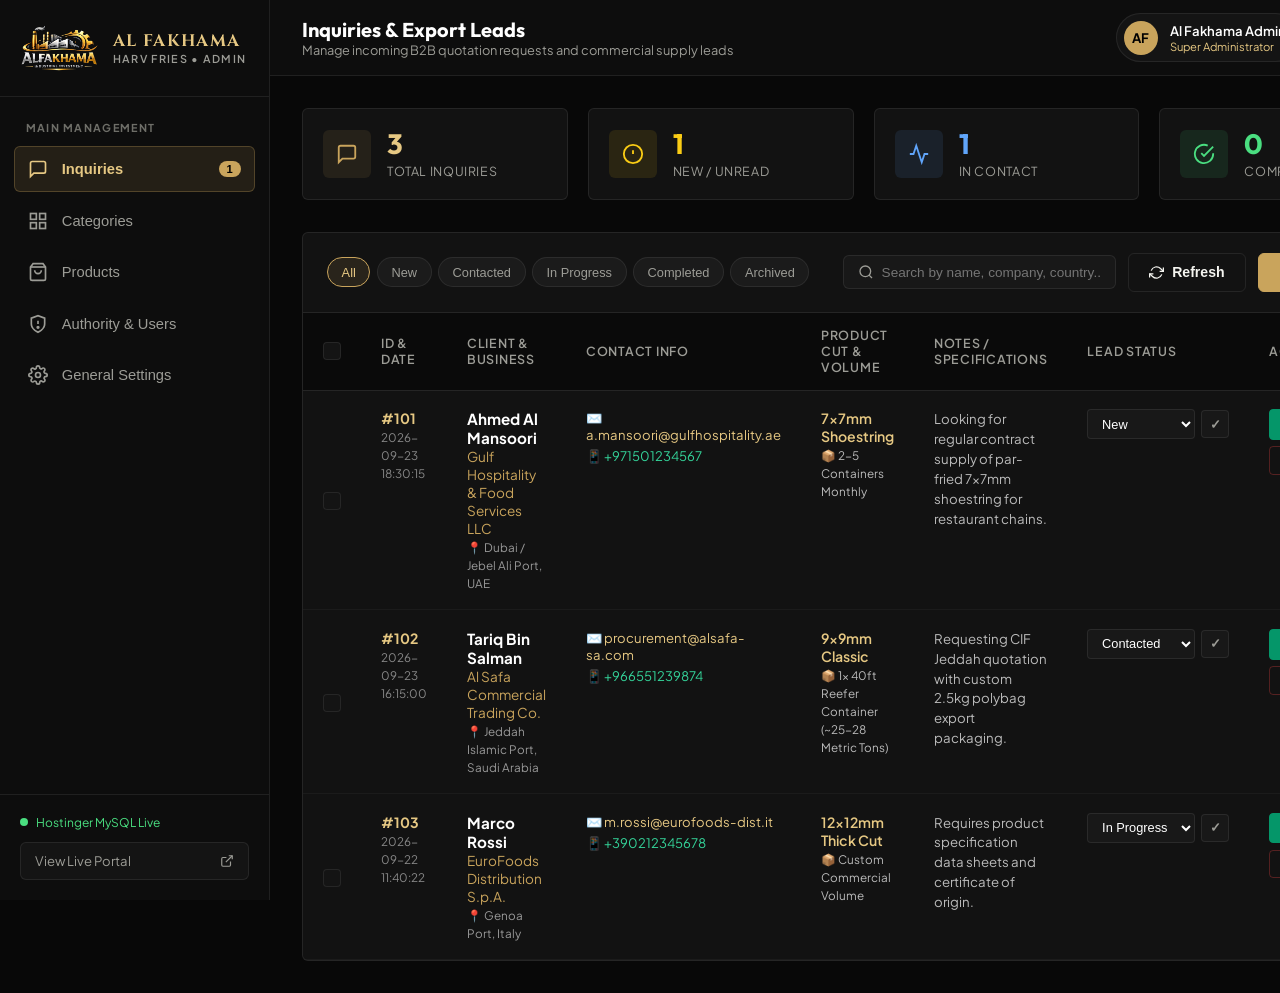
<file: admin/index.html>
<!DOCTYPE html>
<html lang="en">
<head>
  <meta charset="UTF-8">
  <meta name="viewport" content="width=device-width, initial-scale=1.0">
  <title>Al Fakhama (HARV FRIES) — Admin Management Portal</title>
  <link rel="stylesheet" href="admin.css">
  <link rel="preconnect" href="https://fonts.googleapis.com">
  <link rel="preconnect" href="https://fonts.gstatic.com" crossorigin>
  <link href="https://fonts.googleapis.com/css2?family=Cinzel:wght@500;700&family=Outfit:wght@400;500;600;700&family=Plus+Jakarta+Sans:wght@300;400;500;600;700&family=Cairo:wght@400;600;700&display=swap" rel="stylesheet">
</head>
<body class="admin-body">

  <div class="admin-wrapper">
    <!-- ========================================================================
         SIDEBAR NAVIGATION
         ======================================================================== -->
    <aside class="admin-sidebar" id="adminSidebar">
      <div class="sidebar-header">
        <a href="../" class="sidebar-brand" target="_blank" title="View Live Website">
          <img src="../assets/images/logo.png" alt="Al Fakhama Logo" class="sidebar-logo">
          <div class="sidebar-brand-text">
            <span class="brand-title">AL FAKHAMA</span>
            <span class="brand-tag">HARV FRIES • ADMIN</span>
          </div>
        </a>
        <button class="sidebar-close-btn" id="sidebarCloseBtn" aria-label="Close Sidebar">&times;</button>
      </div>

      <nav class="sidebar-nav">
        <div class="nav-section-title">MAIN MANAGEMENT</div>
        <ul class="nav-list">
          <li class="nav-item">
            <button class="nav-link active" data-view="inquiries" id="nav-inquiries">
              <span class="nav-icon">
                <svg width="20" height="20" viewBox="0 0 24 24" fill="none" stroke="currentColor" stroke-width="2">
                  <path d="M21 15a2 2 0 0 1-2 2H7l-4 4V5a2 2 0 0 1 2-2h14a2 2 0 0 1 2 2z"></path>
                </svg>
              </span>
              <span class="nav-text">Inquiries</span>
              <span class="nav-badge" id="sidebarNewBadge">0</span>
            </button>
          </li>
          <li class="nav-item">
            <button class="nav-link" data-view="categories" id="nav-categories">
              <span class="nav-icon">
                <svg width="20" height="20" viewBox="0 0 24 24" fill="none" stroke="currentColor" stroke-width="2">
                  <rect x="3" y="3" width="7" height="7"></rect>
                  <rect x="14" y="3" width="7" height="7"></rect>
                  <rect x="14" y="14" width="7" height="7"></rect>
                  <rect x="3" y="14" width="7" height="7"></rect>
                </svg>
              </span>
              <span class="nav-text">Categories</span>
            </button>
          </li>
          <li class="nav-item">
            <button class="nav-link" data-view="products" id="nav-products">
              <span class="nav-icon">
                <svg width="20" height="20" viewBox="0 0 24 24" fill="none" stroke="currentColor" stroke-width="2">
                  <path d="M6 2L3 6v14a2 2 0 0 0 2 2h14a2 2 0 0 0 2-2V6l-3-4z"></path>
                  <line x1="3" y1="6" x2="21" y2="6"></line>
                  <path d="M16 10a4 4 0 0 1-8 0"></path>
                </svg>
              </span>
              <span class="nav-text">Products</span>
            </button>
          </li>
          <li class="nav-item">
            <button class="nav-link" data-view="authority" id="nav-authority">
              <span class="nav-icon">
                <svg width="20" height="20" viewBox="0 0 24 24" fill="none" stroke="currentColor" stroke-width="2">
                  <path d="M12 22s8-4 8-10V5l-8-3-8 3v7c0 6 8 10 8 10z"></path>
                  <path d="M12 8v4"></path>
                  <circle cx="12" cy="16" r="1"></circle>
                </svg>
              </span>
              <span class="nav-text">Authority & Users</span>
            </button>
          </li>
          <li class="nav-item">
            <button class="nav-link" data-view="settings" id="nav-settings">
              <span class="nav-icon">
                <svg width="20" height="20" viewBox="0 0 24 24" fill="none" stroke="currentColor" stroke-width="2">
                  <circle cx="12" cy="12" r="3"></circle>
                  <path d="M19.4 15a1.65 1.65 0 0 0 .33 1.82l.06.06a2 2 0 0 1 0 2.83 2 2 0 0 1-2.83 0l-.06-.06a1.65 1.65 0 0 0-1.82-.33 1.65 1.65 0 0 0-1 1.51V21a2 2 0 0 1-2 2 2 2 0 0 1-2-2v-.09A1.65 1.65 0 0 0 9 19.4a1.65 1.65 0 0 0-1.82.33l-.06.06a2 2 0 0 1-2.83 0 2 2 0 0 1 0-2.83l.06-.06a1.65 1.65 0 0 0 .33-1.82 1.65 1.65 0 0 0-1.51-1H3a2 2 0 0 1-2-2 2 2 0 0 1 2-2h.09A1.65 1.65 0 0 0 4.6 9a1.65 1.65 0 0 0-.33-1.82l-.06-.06a2 2 0 0 1 0-2.83 2 2 0 0 1 2.83 0l.06.06a1.65 1.65 0 0 0 1.82.33H9a1.65 1.65 0 0 0 1-1.51V3a2 2 0 0 1 2-2 2 2 0 0 1 2 2v.09a1.65 1.65 0 0 0 1 1.51 1.65 1.65 0 0 0 1.82-.33l.06-.06a2 2 0 0 1 2.83 0 2 2 0 0 1 0 2.83l-.06.06a1.65 1.65 0 0 0-.33 1.82V9a1.65 1.65 0 0 0 1.51 1H21a2 2 0 0 1 2 2 2 2 0 0 1-2 2h-.09a1.65 1.65 0 0 0-1.51 1z"></path>
                </svg>
              </span>
              <span class="nav-text">General Settings</span>
            </button>
          </li>
        </ul>
      </nav>

      <div class="sidebar-footer">
        <div class="system-status-indicator">
          <span class="pulse-dot"></span>
          <span>Hostinger MySQL Live</span>
        </div>
        <a href="../" target="_blank" class="sidebar-link-btn">
          <span>View Live Portal</span>
          <svg width="14" height="14" viewBox="0 0 24 24" fill="none" stroke="currentColor" stroke-width="2">
            <path d="M18 13v6a2 2 0 0 1-2 2H5a2 2 0 0 1-2-2V8a2 2 0 0 1 2-2h6"></path>
            <polyline points="15 3 21 3 21 9"></polyline>
            <line x1="10" y1="14" x2="21" y2="3"></line>
          </svg>
        </a>
      </div>
    </aside>

    <!-- Sidebar Overlay for mobile -->
    <div class="sidebar-overlay" id="sidebarOverlay"></div>

    <!-- ========================================================================
         MAIN CONTENT AREA
         ======================================================================== -->
    <div class="admin-main">
      <!-- Top Bar -->
      <header class="admin-topbar">
        <div class="topbar-left">
          <button class="mobile-menu-toggle" id="mobileMenuToggle" aria-label="Open Menu">
            <svg width="22" height="22" viewBox="0 0 24 24" fill="none" stroke="currentColor" stroke-width="2">
              <line x1="3" y1="12" x2="21" y2="12"></line>
              <line x1="3" y1="6" x2="21" y2="6"></line>
              <line x1="3" y1="18" x2="21" y2="18"></line>
            </svg>
          </button>
          <div class="topbar-title-wrap">
            <h1 class="page-current-title" id="pageTitle">Inquiries & Export Leads</h1>
            <p class="page-current-sub" id="pageSubtitle">Manage incoming B2B quotation requests and commercial supply leads</p>
          </div>
        </div>

        <div class="topbar-right">
          <div class="admin-user-pill">
            <div class="user-avatar">AF</div>
            <div class="user-info">
              <span class="user-name">Al Fakhama Admin</span>
              <span class="user-role">Super Administrator</span>
            </div>
          </div>
          <button class="btn-topbar-action" id="changeKeyBtn" title="Change Secret Key">
            <svg width="16" height="16" viewBox="0 0 24 24" fill="none" stroke="currentColor" stroke-width="2">
              <rect x="3" y="11" width="18" height="11" rx="2" ry="2"></rect>
              <path d="M7 11V7a5 5 0 0 1 10 0v4"></path>
            </svg>
            <span>Key Auth</span>
          </button>
        </div>
      </header>

      <!-- Content Views Container -->
      <main class="admin-content-body">

        <!-- ====================================================================
             VIEW 1: INQUIRIES
             ==================================================================== -->
        <section class="admin-view active" id="view-inquiries">
          <!-- Metrics Bar -->
          <div class="stats-grid">
            <div class="stat-card">
              <div class="stat-icon-wrap" style="background: rgba(201, 164, 92, 0.1); color: var(--gold);">
                <svg width="22" height="22" viewBox="0 0 24 24" fill="none" stroke="currentColor" stroke-width="2">
                  <path d="M21 15a2 2 0 0 1-2 2H7l-4 4V5a2 2 0 0 1 2-2h14a2 2 0 0 1 2 2z"></path>
                </svg>
              </div>
              <div>
                <div class="stat-num" id="statTotal">0</div>
                <div class="stat-label">Total Inquiries</div>
              </div>
            </div>

            <div class="stat-card">
              <div class="stat-icon-wrap" style="background: rgba(250, 204, 21, 0.1); color: #facc15;">
                <svg width="22" height="22" viewBox="0 0 24 24" fill="none" stroke="currentColor" stroke-width="2">
                  <circle cx="12" cy="12" r="10"></circle>
                  <line x1="12" y1="8" x2="12" y2="12"></line>
                  <line x1="12" y1="16" x2="12.01" y2="16"></line>
                </svg>
              </div>
              <div>
                <div class="stat-num" id="statNew" style="color: #facc15;">0</div>
                <div class="stat-label">New / Unread</div>
              </div>
            </div>

            <div class="stat-card">
              <div class="stat-icon-wrap" style="background: rgba(96, 165, 250, 0.1); color: #60a5fa;">
                <svg width="22" height="22" viewBox="0 0 24 24" fill="none" stroke="currentColor" stroke-width="2">
                  <polyline points="22 12 18 12 15 21 9 3 6 12 2 12"></polyline>
                </svg>
              </div>
              <div>
                <div class="stat-num" id="statContacted" style="color: #60a5fa;">0</div>
                <div class="stat-label">In Contact</div>
              </div>
            </div>

            <div class="stat-card">
              <div class="stat-icon-wrap" style="background: rgba(74, 222, 128, 0.1); color: #4ade80;">
                <svg width="22" height="22" viewBox="0 0 24 24" fill="none" stroke="currentColor" stroke-width="2">
                  <path d="M22 11.08V12a10 10 0 1 1-5.93-9.14"></path>
                  <polyline points="22 4 12 14.01 9 11.01"></polyline>
                </svg>
              </div>
              <div>
                <div class="stat-num" id="statCompleted" style="color: #4ade80;">0</div>
                <div class="stat-label">Completed / Closed</div>
              </div>
            </div>
          </div>

          <!-- Table Container -->
          <div class="table-card">
            <div class="table-toolbar">
              <div class="filter-group">
                <button class="filter-pill active" data-status="all">All</button>
                <button class="filter-pill" data-status="new">New</button>
                <button class="filter-pill" data-status="contacted">Contacted</button>
                <button class="filter-pill" data-status="in_progress">In Progress</button>
                <button class="filter-pill" data-status="completed">Completed</button>
                <button class="filter-pill" data-status="archived">Archived</button>
              </div>

              <div class="table-actions">
                <div class="search-input-wrap">
                  <svg width="16" height="16" viewBox="0 0 24 24" fill="none" stroke="currentColor" stroke-width="2">
                    <circle cx="11" cy="11" r="8"></circle>
                    <line x1="21" y1="21" x2="16.65" y2="16.65"></line>
                  </svg>
                  <input type="text" id="inquiriesSearch" placeholder="Search by name, company, country...">
                </div>
                <button class="btn-admin btn-admin-outline" id="refreshBtn">
                  <svg width="15" height="15" viewBox="0 0 24 24" fill="none" stroke="currentColor" stroke-width="2">
                    <path d="M23 4v6h-6"></path>
                    <path d="M1 20v-6h6"></path>
                    <path d="M3.51 9a9 9 0 0 1 14.85-3.36L23 10M1 14l4.64 4.36A9 9 0 0 0 20.49 15"></path>
                  </svg>
                  <span>Refresh</span>
                </button>
                <button class="btn-admin" id="exportCsvBtn">
                  <svg width="15" height="15" viewBox="0 0 24 24" fill="none" stroke="currentColor" stroke-width="2">
                    <path d="M21 15v4a2 2 0 0 1-2 2H5a2 2 0 0 1-2-2v-4"></path>
                    <polyline points="7 10 12 15 17 10"></polyline>
                    <line x1="12" y1="15" x2="12" y2="3"></line>
                  </svg>
                  <span>Export CSV</span>
                </button>
              </div>
            </div>

            <!-- Bulk Selection & Action Bar -->
            <div class="bulk-actions-bar" id="bulkActionsBar" style="display: none;">
              <div class="bulk-info">
                <span class="bulk-check-icon">✓</span>
                <span id="selectedCountText"><strong>0</strong> inquiries selected</span>
              </div>
              <div class="bulk-btns">
                <button type="button" class="btn-admin btn-admin-danger btn-admin-sm" id="bulkDeleteBtn">
                  <svg width="15" height="15" viewBox="0 0 24 24" fill="none" stroke="currentColor" stroke-width="2">
                    <polyline points="3 6 5 6 21 6"></polyline>
                    <path d="M19 6v14a2 2 0 0 1-2 2H7a2 2 0 0 1-2-2V6m3 0V4a2 2 0 0 1 2-2h4a2 2 0 0 1 2 2v2"></path>
                    <line x1="10" y1="11" x2="10" y2="17"></line>
                    <line x1="14" y1="11" x2="14" y2="17"></line>
                  </svg>
                  <span>Delete Selected</span>
                </button>
                <button type="button" class="btn-admin btn-admin-outline btn-admin-sm" id="bulkCompleteBtn">
                  <svg width="15" height="15" viewBox="0 0 24 24" fill="none" stroke="currentColor" stroke-width="2">
                    <polyline points="20 6 9 17 4 12"></polyline>
                  </svg>
                  <span>Mark Completed</span>
                </button>
                <button type="button" class="btn-bulk-deselect" id="clearSelectionBtn">Deselect All</button>
              </div>
            </div>

            <div class="table-responsive">
              <table class="admin-table">
                <thead>
                  <tr>
                    <th style="width: 44px; text-align: center;">
                      <input type="checkbox" id="selectAllInquiries" class="admin-checkbox" title="Select All Inquiries">
                    </th>
                    <th>ID & Date</th>
                    <th>Client & Business</th>
                    <th>Contact Info</th>
                    <th>Product Cut & Volume</th>
                    <th>Notes / Specifications</th>
                    <th>Lead Status</th>
                    <th style="min-width: 175px;">Actions</th>
                  </tr>
                </thead>
                <tbody id="inquiriesTableBody">
                  <tr>
                    <td colspan="8" style="text-align: center; padding: 2.5rem; color: #a3a39e;">Loading data from Hostinger MySQL...</td>
                  </tr>
                </tbody>
              </table>
            </div>
          </div>
        </section>

        <!-- ====================================================================
             VIEW 2: CATEGORIES
             ==================================================================== -->
        <section class="admin-view" id="view-categories">
          <div class="section-top-actions">
            <div>
              <h2 class="view-heading">Cut Categories Management</h2>
              <p class="view-subheading">Configure frozen half-fried cut categories, export standards, and product classifications</p>
            </div>
            <button class="btn-admin" id="addCategoryBtn">
              <svg width="16" height="16" viewBox="0 0 24 24" fill="none" stroke="currentColor" stroke-width="2">
                <line x1="12" y1="5" x2="12" y2="19"></line>
                <line x1="5" y1="12" x2="19" y2="12"></line>
              </svg>
              <span>Add New Category</span>
            </button>
          </div>

          <div class="categories-grid" id="categoriesContainer">
            <!-- Populated via JS -->
          </div>
        </section>

        <!-- ====================================================================
             VIEW 3: PRODUCTS
             ==================================================================== -->
        <section class="admin-view" id="view-products">
          <div class="section-top-actions">
            <div>
              <h2 class="view-heading">Product Catalog (Frozen Vegetables & Fruits)</h2>
              <p class="view-subheading">All half-fried potato cuts are categorized under Frozen Vegetables alongside IQF vegetables and fruits</p>
            </div>
            <button class="btn-admin" id="addProductBtn">
              <svg width="16" height="16" viewBox="0 0 24 24" fill="none" stroke="currentColor" stroke-width="2">
                <line x1="12" y1="5" x2="12" y2="19"></line>
                <line x1="5" y1="12" x2="19" y2="12"></line>
              </svg>
              <span>Add New Product</span>
            </button>
          </div>

          <!-- Product Category Filter Bar -->
          <div class="table-toolbar" style="margin-bottom: 1.5rem; border-radius: var(--radius); border: 1px solid var(--border);">
            <div class="filter-group" id="productCatFilters">
              <button class="filter-pill active" data-prod-cat="all">All Products</button>
              <button class="filter-pill" data-prod-cat="Frozen Vegetables">Frozen Vegetables (All Half-Fried Potatoes & Veg)</button>
              <button class="filter-pill" data-prod-cat="Frozen Fruits">Frozen Fruits</button>
            </div>
          </div>

          <div class="products-grid" id="productsContainer">
            <!-- Populated via JS -->
          </div>
        </section>

        <!-- ====================================================================
             VIEW 4: GENERAL SETTINGS
             ==================================================================== -->
        <section class="admin-view" id="view-settings">
          <!-- Settings Navigation Tabs -->
          <div class="settings-subnav">
            <button type="button" class="settings-tab-btn active" data-subtab="cms-editor">
              <svg width="17" height="17" viewBox="0 0 24 24" fill="none" stroke="currentColor" stroke-width="2">
                <path d="M11 4H4a2 2 0 0 0-2 2v14a2 2 0 0 0 2 2h14a2 2 0 0 0 2-2v-7"></path>
                <path d="M18.5 2.5a2.121 2.121 0 0 1 3 3L12 15l-4 1 1-4 9.5-9.5z"></path>
              </svg>
              <span>Website Content (CMS Editor)</span>
            </button>
            <button type="button" class="settings-tab-btn" data-subtab="company-profile">
              <svg width="17" height="17" viewBox="0 0 24 24" fill="none" stroke="currentColor" stroke-width="2">
                <path d="M3 21h18M3 7v14M21 7v14M6 11h2M6 15h2M16 11h2M16 15h2M9 21v-4a2 2 0 0 1 2-2h2a2 2 0 0 1 2 2v4"></path>
              </svg>
              <span>Company Profile & Contacts</span>
            </button>
            <button type="button" class="settings-tab-btn" data-subtab="hostinger-db">
              <svg width="17" height="17" viewBox="0 0 24 24" fill="none" stroke="currentColor" stroke-width="2">
                <ellipse cx="12" cy="5" rx="9" ry="3"></ellipse>
                <path d="M21 12c0 1.66-4 3-9 3s-9-1.34-9-3"></path>
                <path d="M3 5v14c0 1.66 4 3 9 3s9-1.34 9-3V5"></path>
              </svg>
              <span>Hostinger MySQL & Security</span>
            </button>
          </div>

          <!-- PANE 1: WEBSITE CONTENT CMS EDITOR -->
          <div class="settings-pane active" id="pane-cms-editor">
            <div class="settings-card cms-main-card">
              <div class="settings-card-header cms-header">
                <div>
                  <h3 class="settings-card-title">Live Website Content Management (Bilingual CMS)</h3>
                  <p class="settings-card-subtitle">Edit any title, subtitle, kicker, or description across the landing page in English and Arabic. Changes sync immediately to the live site.</p>
                </div>
                <div class="cms-quick-actions">
                  <a href="../" target="_blank" class="btn-admin btn-admin-sm btn-admin-outline">
                    <span>Preview Live Site</span>
                    <svg width="13" height="13" viewBox="0 0 24 24" fill="none" stroke="currentColor" stroke-width="2">
                      <path d="M18 13v6a2 2 0 0 1-2 2H5a2 2 0 0 1-2-2V8a2 2 0 0 1 2-2h6"></path>
                      <polyline points="15 3 21 3 21 9"></polyline>
                      <line x1="10" y1="14" x2="21" y2="3"></line>
                    </svg>
                  </a>
                </div>
              </div>

              <!-- CMS Section Filter Pills -->
              <div class="cms-section-pills">
                <button type="button" class="cms-pill active" data-cms-section="hero">🌟 Hero Section</button>
                <button type="button" class="cms-pill" data-cms-section="about">🏢 About Us</button>
                <button type="button" class="cms-pill" data-cms-section="products">🍟 Products Header</button>
                <button type="button" class="cms-pill" data-cms-section="quality">🛡️ Quality Assurance</button>
                <button type="button" class="cms-pill" data-cms-section="process">⚙️ Manufacturing Process</button>
                <button type="button" class="cms-pill" data-cms-section="why">🏆 Why Choose Us</button>
                <button type="button" class="cms-pill" data-cms-section="contact">📩 Contact, RFQ & Footer</button>
              </div>

              <form id="cmsContentForm" class="cms-form">
                <!-- 1. HERO SECTION -->
                <div class="cms-section-panel active" id="cms-panel-hero">
                  <div class="cms-panel-heading">
                    <h4>Hero Banner & Specifications</h4>
                    <span class="cms-section-badge">Main Screen</span>
                  </div>

                  <div class="cms-field-block">
                    <label class="cms-field-label">Top Highlight Badge (Kicker)</label>
                    <div class="cms-bilingual-row">
                      <div class="cms-input-col">
                        <span class="lang-tag en">EN</span>
                        <input type="text" id="cms_en_heroBadge" class="form-input" placeholder="Export-Grade Frozen Food Manufacturer">
                      </div>
                      <div class="cms-input-col">
                        <span class="lang-tag ar">AR</span>
                        <input type="text" id="cms_ar_heroBadge" class="form-input ar-input" dir="rtl" placeholder="مصنع متخصص في تجميد وتصدير الأغذية">
                      </div>
                    </div>
                  </div>

                  <div class="cms-field-block">
                    <label class="cms-field-label">Main Heading Line 1</label>
                    <div class="cms-bilingual-row">
                      <div class="cms-input-col">
                        <span class="lang-tag en">EN</span>
                        <input type="text" id="cms_en_heroTitleLine1" class="form-input" placeholder="Premium Frozen">
                      </div>
                      <div class="cms-input-col">
                        <span class="lang-tag ar">AR</span>
                        <input type="text" id="cms_ar_heroTitleLine1" class="form-input ar-input" dir="rtl" placeholder="بطاطس نصف مقلية">
                      </div>
                    </div>
                  </div>

                  <div class="cms-field-block">
                    <label class="cms-field-label">Main Heading Line 2 (Gold Accent)</label>
                    <div class="cms-bilingual-row">
                      <div class="cms-input-col">
                        <span class="lang-tag en">EN</span>
                        <input type="text" id="cms_en_heroTitleLine2" class="form-input" placeholder="Par-Fried Potatoes">
                      </div>
                      <div class="cms-input-col">
                        <span class="lang-tag ar">AR</span>
                        <input type="text" id="cms_ar_heroTitleLine2" class="form-input ar-input" dir="rtl" placeholder="فائقة الجودة للتصدير">
                      </div>
                    </div>
                  </div>

                  <div class="cms-field-block">
                    <label class="cms-field-label">Hero Subtitle & Value Proposition</label>
                    <div class="cms-bilingual-row">
                      <div class="cms-input-col">
                        <span class="lang-tag en">EN</span>
                        <textarea id="cms_en_heroSubtitle" class="form-textarea" rows="3" placeholder="Consistent quality. Exceptional taste. Built for professional food businesses and global export."></textarea>
                      </div>
                      <div class="cms-input-col">
                        <span class="lang-tag ar">AR</span>
                        <textarea id="cms_ar_heroSubtitle" class="form-textarea ar-input" rows="3" dir="rtl" placeholder="جودة تصنيعية ثابتة ومذاق استثنائي لتلبية احتياجات قطاعات الأغذية والفنادق والتصدير الدولي."></textarea>
                      </div>
                    </div>
                  </div>

                  <div class="cms-field-block">
                    <label class="cms-field-label">Action Buttons (Explore / Request Quote)</label>
                    <div class="cms-bilingual-row">
                      <div class="cms-input-col">
                        <span class="lang-tag en">EN</span>
                        <input type="text" id="cms_en_heroExploreBtn" class="form-input" placeholder="Explore Our Products" style="margin-bottom: 0.5rem;">
                        <input type="text" id="cms_en_heroQuoteBtn" class="form-input" placeholder="Request a Quote">
                      </div>
                      <div class="cms-input-col">
                        <span class="lang-tag ar">AR</span>
                        <input type="text" id="cms_ar_heroExploreBtn" class="form-input ar-input" dir="rtl" placeholder="استكشف منتجاتنا" style="margin-bottom: 0.5rem;">
                        <input type="text" id="cms_ar_heroQuoteBtn" class="form-input ar-input" dir="rtl" placeholder="اطلب عرض أسعار">
                      </div>
                    </div>
                  </div>

                  <div class="cms-field-block">
                    <label class="cms-field-label">Spec Highlight 1 (Preservation Tech)</label>
                    <div class="cms-bilingual-row">
                      <div class="cms-input-col">
                        <span class="lang-tag en">EN</span>
                        <input type="text" id="cms_en_heroSpec1Value" class="form-input" placeholder="IQF Frozen" style="margin-bottom: 0.5rem;">
                        <input type="text" id="cms_en_heroSpec1Label" class="form-input" placeholder="Preservation Tech">
                      </div>
                      <div class="cms-input-col">
                        <span class="lang-tag ar">AR</span>
                        <input type="text" id="cms_ar_heroSpec1Value" class="form-input ar-input" dir="rtl" placeholder="تجميد فردي IQF" style="margin-bottom: 0.5rem;">
                        <input type="text" id="cms_ar_heroSpec1Label" class="form-input ar-input" dir="rtl" placeholder="تقنية الحفظ">
                      </div>
                    </div>
                  </div>

                  <div class="cms-field-block">
                    <label class="cms-field-label">Spec Highlight 2 (Processing Base)</label>
                    <div class="cms-bilingual-row">
                      <div class="cms-input-col">
                        <span class="lang-tag en">EN</span>
                        <input type="text" id="cms_en_heroSpec2Value" class="form-input" placeholder="Par-Fried" style="margin-bottom: 0.5rem;">
                        <input type="text" id="cms_en_heroSpec2Label" class="form-input" placeholder="Half-Fried Base">
                      </div>
                      <div class="cms-input-col">
                        <span class="lang-tag ar">AR</span>
                        <input type="text" id="cms_ar_heroSpec2Value" class="form-input ar-input" dir="rtl" placeholder="نصف مقلية" style="margin-bottom: 0.5rem;">
                        <input type="text" id="cms_ar_heroSpec2Label" class="form-input ar-input" dir="rtl" placeholder="أساس التصنيع">
                      </div>
                    </div>
                  </div>

                  <div class="cms-field-block">
                    <label class="cms-field-label">Spec Highlight 3 (Export & Cuts)</label>
                    <div class="cms-bilingual-row">
                      <div class="cms-input-col">
                        <span class="lang-tag en">EN</span>
                        <input type="text" id="cms_en_heroSpec3Value" class="form-input" placeholder="B2B Export" style="margin-bottom: 0.5rem;">
                        <input type="text" id="cms_en_heroSpec3Label" class="form-input" placeholder="Custom Cuts & Packaging">
                      </div>
                      <div class="cms-input-col">
                        <span class="lang-tag ar">AR</span>
                        <input type="text" id="cms_ar_heroSpec3Value" class="form-input ar-input" dir="rtl" placeholder="تصدير كبرى الشحنات" style="margin-bottom: 0.5rem;">
                        <input type="text" id="cms_ar_heroSpec3Label" class="form-input ar-input" dir="rtl" placeholder="مقاسات وتعبئة مخصصة">
                      </div>
                    </div>
                  </div>
                </div>

                <!-- 2. ABOUT US SECTION -->
                <div class="cms-section-panel" id="cms-panel-about">
                  <div class="cms-panel-heading">
                    <h4>About Us & Company Overview</h4>
                    <span class="cms-section-badge">Section 2</span>
                  </div>

                  <div class="cms-field-block">
                    <label class="cms-field-label">Section Kicker & Title</label>
                    <div class="cms-bilingual-row">
                      <div class="cms-input-col">
                        <span class="lang-tag en">EN</span>
                        <input type="text" id="cms_en_aboutKicker" class="form-input" placeholder="About Al Fakhama" style="margin-bottom: 0.5rem;">
                        <input type="text" id="cms_en_aboutTitle" class="form-input" placeholder="Built Around Quality & Precision">
                      </div>
                      <div class="cms-input-col">
                        <span class="lang-tag ar">AR</span>
                        <input type="text" id="cms_ar_aboutKicker" class="form-input ar-input" dir="rtl" placeholder="عن شركة الفخامة" style="margin-bottom: 0.5rem;">
                        <input type="text" id="cms_ar_aboutTitle" class="form-input ar-input" dir="rtl" placeholder="صرح صناعي يقوم على الجودة والدقة">
                      </div>
                    </div>
                  </div>

                  <div class="cms-field-block">
                    <label class="cms-field-label">Lead Summary (First Highlight Paragraph)</label>
                    <div class="cms-bilingual-row">
                      <div class="cms-input-col">
                        <span class="lang-tag en">EN</span>
                        <textarea id="cms_en_aboutLead" class="form-textarea" rows="3" placeholder="Al Fakhama specializes in the manufacturing, processing, and freezing of high-grade par-fried (half-fried) French fries."></textarea>
                      </div>
                      <div class="cms-input-col">
                        <span class="lang-tag ar">AR</span>
                        <textarea id="cms_ar_aboutLead" class="form-textarea ar-input" rows="3" dir="rtl" placeholder="شركة الفخامة صرح صناعي رائد متخصص في تصنيع ومعالجة وتجميد البطاطس النصف مقلية بأحدث المعايير الدولية."></textarea>
                      </div>
                    </div>
                  </div>

                  <div class="cms-field-block">
                    <label class="cms-field-label">Detail Paragraph (Second Paragraph)</label>
                    <div class="cms-bilingual-row">
                      <div class="cms-input-col">
                        <span class="lang-tag en">EN</span>
                        <textarea id="cms_en_aboutP1" class="form-textarea" rows="3" placeholder="Our focus is centered on processing consistency, strict potato selection, and modern freezing methods to supply professional kitchens..."></textarea>
                      </div>
                      <div class="cms-input-col">
                        <span class="lang-tag ar">AR</span>
                        <textarea id="cms_ar_aboutP1" class="form-textarea ar-input" rows="3" dir="rtl" placeholder="ينصب تركيزنا على ثبات الجودة، والاختيار الدقيق لأصناف البطاطس، وتقنيات التجميد السريع لتزويد كبرى سلاسل المطاعم..."></textarea>
                      </div>
                    </div>
                  </div>
                </div>

                <!-- 3. PRODUCTS HEADER SECTION -->
                <div class="cms-section-panel" id="cms-panel-products">
                  <div class="cms-panel-heading">
                    <h4>Products Section Header & Category Labels</h4>
                    <span class="cms-section-badge">Section 3</span>
                  </div>

                  <div class="cms-field-block">
                    <label class="cms-field-label">Products Kicker & Title</label>
                    <div class="cms-bilingual-row">
                      <div class="cms-input-col">
                        <span class="lang-tag en">EN</span>
                        <input type="text" id="cms_en_productsKicker" class="form-input" placeholder="Our Products" style="margin-bottom: 0.5rem;">
                        <input type="text" id="cms_en_productsTitle" class="form-input" placeholder="Export-Grade Frozen Vegetables & Fruits">
                      </div>
                      <div class="cms-input-col">
                        <span class="lang-tag ar">AR</span>
                        <input type="text" id="cms_ar_productsKicker" class="form-input ar-input" dir="rtl" placeholder="منتجاتنا" style="margin-bottom: 0.5rem;">
                        <input type="text" id="cms_ar_productsTitle" class="form-input ar-input" dir="rtl" placeholder="خضروات وفواكه مجمدة مخصصة للتصدير">
                      </div>
                    </div>
                  </div>

                  <div class="cms-field-block">
                    <label class="cms-field-label">Products Section Subtitle</label>
                    <div class="cms-bilingual-row">
                      <div class="cms-input-col">
                        <span class="lang-tag en">EN</span>
                        <textarea id="cms_en_productsSubtitle" class="form-textarea" rows="3" placeholder="Industrial IQF half-fried potatoes, farm-fresh vegetables, and premium Egyptian fruits engineered for global food service."></textarea>
                      </div>
                      <div class="cms-input-col">
                        <span class="lang-tag ar">AR</span>
                        <textarea id="cms_ar_productsSubtitle" class="form-textarea ar-input" rows="3" dir="rtl" placeholder="بطاطس نصف مقلية بتقنية IQF، خضروات طازجة مجمدة، وفواكه مصرية فاخرة مجهزة لقطاعات الأغذية العالمية."></textarea>
                      </div>
                    </div>
                  </div>

                  <div class="cms-field-block">
                    <label class="cms-field-label">Category Menu Dropdown Labels</label>
                    <div class="cms-bilingual-row">
                      <div class="cms-input-col">
                        <span class="lang-tag en">EN</span>
                        <input type="text" id="cms_en_catSelectLabel" class="form-input" placeholder="Browse by Category:" style="margin-bottom: 0.5rem;">
                        <input type="text" id="cms_en_menuFrozenVeg" class="form-input" placeholder="Frozen Vegetables" style="margin-bottom: 0.5rem;">
                        <input type="text" id="cms_en_menuFrozenFruits" class="form-input" placeholder="Frozen Fruits">
                      </div>
                      <div class="cms-input-col">
                        <span class="lang-tag ar">AR</span>
                        <input type="text" id="cms_ar_catSelectLabel" class="form-input ar-input" dir="rtl" placeholder="تصفح حسب القسم:" style="margin-bottom: 0.5rem;">
                        <input type="text" id="cms_ar_menuFrozenVeg" class="form-input ar-input" dir="rtl" placeholder="الخضروات والبطاطس المجمدة" style="margin-bottom: 0.5rem;">
                        <input type="text" id="cms_ar_menuFrozenFruits" class="form-input ar-input" dir="rtl" placeholder="الفواكه المجمدة">
                      </div>
                    </div>
                  </div>
                </div>

                <!-- 4. QUALITY ASSURANCE SECTION -->
                <div class="cms-section-panel" id="cms-panel-quality">
                  <div class="cms-panel-heading">
                    <h4>Quality Assurance & Industrial Standards</h4>
                    <span class="cms-section-badge">Section 4</span>
                  </div>

                  <div class="cms-field-block">
                    <label class="cms-field-label">Section Kicker & Title</label>
                    <div class="cms-bilingual-row">
                      <div class="cms-input-col">
                        <span class="lang-tag en">EN</span>
                        <input type="text" id="cms_en_qualityKicker" class="form-input" placeholder="Quality Assurance" style="margin-bottom: 0.5rem;">
                        <input type="text" id="cms_en_qualityTitle" class="form-input" placeholder="Quality You Can Count On">
                      </div>
                      <div class="cms-input-col">
                        <span class="lang-tag ar">AR</span>
                        <input type="text" id="cms_ar_qualityKicker" class="form-input ar-input" dir="rtl" placeholder="ضمان الجودة" style="margin-bottom: 0.5rem;">
                        <input type="text" id="cms_ar_qualityTitle" class="form-input ar-input" dir="rtl" placeholder="معايير جودة راسخة في كل مرحلة">
                      </div>
                    </div>
                  </div>

                  <div class="cms-field-block">
                    <label class="cms-field-label">Section Subtitle</label>
                    <div class="cms-bilingual-row">
                      <div class="cms-input-col">
                        <span class="lang-tag en">EN</span>
                        <textarea id="cms_en_qualitySubtitle" class="form-textarea" rows="2" placeholder="Our manufacturing and sorting parameters ensure every delivery meets commercial food service expectations."></textarea>
                      </div>
                      <div class="cms-input-col">
                        <span class="lang-tag ar">AR</span>
                        <textarea id="cms_ar_qualitySubtitle" class="form-textarea ar-input" rows="2" dir="rtl" placeholder="تضمن معايير الفرز والتصنيع الصارمة لدينا توريد منتجات تتطابق مع متطلبات أكبر المطاعم وشركات الأغذية."></textarea>
                      </div>
                    </div>
                  </div>

                  <div class="cms-field-block">
                    <label class="cms-field-label">Pillar 1: Raw Material Sorting</label>
                    <div class="cms-bilingual-row">
                      <div class="cms-input-col">
                        <span class="lang-tag en">EN</span>
                        <input type="text" id="cms_en_q1Title" class="form-input" placeholder="Raw Material Sorting" style="margin-bottom: 0.5rem;">
                        <textarea id="cms_en_q1Desc" class="form-textarea" rows="2" placeholder="Stringent sorting protocols ensure only defect-free potatoes with optimal solid content enter processing."></textarea>
                      </div>
                      <div class="cms-input-col">
                        <span class="lang-tag ar">AR</span>
                        <input type="text" id="cms_ar_q1Title" class="form-input ar-input" dir="rtl" placeholder="فرز دقيق للمواد الخام" style="margin-bottom: 0.5rem;">
                        <textarea id="cms_ar_q1Desc" class="form-textarea ar-input" rows="2" dir="rtl" placeholder="فرز آلي وميكانيكي يستبعد العيوب ويضمن ثبات نسبة المادة الجافة والصلابة."></textarea>
                      </div>
                    </div>
                  </div>

                  <div class="cms-field-block">
                    <label class="cms-field-label">Pillar 2: Blanching & Pre-Frying</label>
                    <div class="cms-bilingual-row">
                      <div class="cms-input-col">
                        <span class="lang-tag en">EN</span>
                        <input type="text" id="cms_en_q2Title" class="form-input" placeholder="Blanching & Pre-Frying" style="margin-bottom: 0.5rem;">
                        <textarea id="cms_en_q2Desc" class="form-textarea" rows="2" placeholder="Continuous temperature-monitored blanching reduces surface starches and locks in structural crunch."></textarea>
                      </div>
                      <div class="cms-input-col">
                        <span class="lang-tag ar">AR</span>
                        <input type="text" id="cms_ar_q2Title" class="form-input ar-input" dir="rtl" placeholder="سلق وقلي نصف محسوب" style="margin-bottom: 0.5rem;">
                        <textarea id="cms_ar_q2Desc" class="form-textarea ar-input" rows="2" dir="rtl" placeholder="سلق متواصل لإزالة النشا الزائد يتبعه قلي جزئي يمنح القشرة الخارجية قرمشتها المثالية."></textarea>
                      </div>
                    </div>
                  </div>

                  <div class="cms-field-block">
                    <label class="cms-field-label">Pillar 3: Ultra-Rapid IQF Freezing</label>
                    <div class="cms-bilingual-row">
                      <div class="cms-input-col">
                        <span class="lang-tag en">EN</span>
                        <input type="text" id="cms_en_q3Title" class="form-input" placeholder="Ultra-Rapid IQF Freezing" style="margin-bottom: 0.5rem;">
                        <textarea id="cms_en_q3Desc" class="form-textarea" rows="2" placeholder="Flash freezing at -35°C ensures rapid crystallization without cell wall damage."></textarea>
                      </div>
                      <div class="cms-input-col">
                        <span class="lang-tag ar">AR</span>
                        <input type="text" id="cms_ar_q3Title" class="form-input ar-input" dir="rtl" placeholder="تجميد فردي فائق السرعة" style="margin-bottom: 0.5rem;">
                        <textarea id="cms_ar_q3Desc" class="form-textarea ar-input" rows="2" dir="rtl" placeholder="تجميد صاعق عند -35°م يحافظ على تماسك الخلايا ونكهة البطاطس الطبيعية دون تكتل."></textarea>
                      </div>
                    </div>
                  </div>

                  <div class="cms-field-block">
                    <label class="cms-field-label">Pillar 4: Food Safety Compliance</label>
                    <div class="cms-bilingual-row">
                      <div class="cms-input-col">
                        <span class="lang-tag en">EN</span>
                        <input type="text" id="cms_en_q4Title" class="form-input" placeholder="Food Safety Compliance" style="margin-bottom: 0.5rem;">
                        <textarea id="cms_en_q4Desc" class="form-textarea" rows="2" placeholder="Adherence to HACCP and ISO food safety frameworks guarantees trace-certified output."></textarea>
                      </div>
                      <div class="cms-input-col">
                        <span class="lang-tag ar">AR</span>
                        <input type="text" id="cms_ar_q4Title" class="form-input ar-input" dir="rtl" placeholder="أمان غذائي وشهادات دولية" style="margin-bottom: 0.5rem;">
                        <textarea id="cms_ar_q4Desc" class="form-textarea ar-input" rows="2" dir="rtl" placeholder="تطبيق كامل لأنظمة الهاسب ومعايير الأيزو لضمان مطابقة الشحنات لاشتراطات التصدير."></textarea>
                      </div>
                    </div>
                  </div>
                </div>

                <!-- 5. MANUFACTURING PROCESS SECTION -->
                <div class="cms-section-panel" id="cms-panel-process">
                  <div class="cms-panel-heading">
                    <h4>Manufacturing Workflow & Factory Steps</h4>
                    <span class="cms-section-badge">Section 5</span>
                  </div>

                  <div class="cms-field-block">
                    <label class="cms-field-label">Section Kicker & Title</label>
                    <div class="cms-bilingual-row">
                      <div class="cms-input-col">
                        <span class="lang-tag en">EN</span>
                        <input type="text" id="cms_en_processKicker" class="form-input" placeholder="Manufacturing Workflow" style="margin-bottom: 0.5rem;">
                        <input type="text" id="cms_en_processTitle" class="form-input" placeholder="State-of-the-Art Processing Line">
                      </div>
                      <div class="cms-input-col">
                        <span class="lang-tag ar">AR</span>
                        <input type="text" id="cms_ar_processKicker" class="form-input ar-input" dir="rtl" placeholder="مراحل الإنتاج" style="margin-bottom: 0.5rem;">
                        <input type="text" id="cms_ar_processTitle" class="form-input ar-input" dir="rtl" placeholder="خط إنتاج متكامل بأعلى التقنيات">
                      </div>
                    </div>
                  </div>

                  <div class="cms-field-block">
                    <label class="cms-field-label">Section Subtitle</label>
                    <div class="cms-bilingual-row">
                      <div class="cms-input-col">
                        <span class="lang-tag en">EN</span>
                        <textarea id="cms_en_processSubtitle" class="form-textarea" rows="2" placeholder="From farm harvesting to deep freezing, every batch passes through automated processing stages."></textarea>
                      </div>
                      <div class="cms-input-col">
                        <span class="lang-tag ar">AR</span>
                        <textarea id="cms_ar_processSubtitle" class="form-textarea ar-input" rows="2" dir="rtl" placeholder="من الحصاد الزراعي حتى التجميد النهائي، تمر الشحنات بمراحل آلية فائقة الدقة."></textarea>
                      </div>
                    </div>
                  </div>

                  <div class="cms-field-block">
                    <label class="cms-field-label">Step 1: Washing & Peeling</label>
                    <div class="cms-bilingual-row">
                      <div class="cms-input-col">
                        <span class="lang-tag en">EN</span>
                        <input type="text" id="cms_en_step1Title" class="form-input" placeholder="Washing & Peeling" style="margin-bottom: 0.5rem;">
                        <input type="text" id="cms_en_step1Desc" class="form-input" placeholder="Multi-stage destoning and gentle steam peeling.">
                      </div>
                      <div class="cms-input-col">
                        <span class="lang-tag ar">AR</span>
                        <input type="text" id="cms_ar_step1Title" class="form-input ar-input" dir="rtl" placeholder="الغسيل والتقشير" style="margin-bottom: 0.5rem;">
                        <input type="text" id="cms_ar_step1Desc" class="form-input ar-input" dir="rtl" placeholder="إزالة الشوائب والتقشير البخاري اللطيف.">
                      </div>
                    </div>
                  </div>

                  <div class="cms-field-block">
                    <label class="cms-field-label">Step 2: Precision Hydro-Cutting</label>
                    <div class="cms-bilingual-row">
                      <div class="cms-input-col">
                        <span class="lang-tag en">EN</span>
                        <input type="text" id="cms_en_step2Title" class="form-input" placeholder="Precision Hydro-Cutting" style="margin-bottom: 0.5rem;">
                        <input type="text" id="cms_en_step2Desc" class="form-input" placeholder="Water-jet knives cut uniform lengths (7mm, 9mm, 12mm).">
                      </div>
                      <div class="cms-input-col">
                        <span class="lang-tag ar">AR</span>
                        <input type="text" id="cms_ar_step2Title" class="form-input ar-input" dir="rtl" placeholder="التقطيع المائي الدقيق" style="margin-bottom: 0.5rem;">
                        <input type="text" id="cms_ar_step2Desc" class="form-input ar-input" dir="rtl" placeholder="سكاكين مائية فائقة السرعة تضمن دقة مقاسات التقطيع.">
                      </div>
                    </div>
                  </div>

                  <div class="cms-field-block">
                    <label class="cms-field-label">Step 3: Blanching</label>
                    <div class="cms-bilingual-row">
                      <div class="cms-input-col">
                        <span class="lang-tag en">EN</span>
                        <input type="text" id="cms_en_step3Title" class="form-input" placeholder="Blanching" style="margin-bottom: 0.5rem;">
                        <input type="text" id="cms_en_step3Desc" class="form-input" placeholder="Controlled two-stage blanching stabilizes color.">
                      </div>
                      <div class="cms-input-col">
                        <span class="lang-tag ar">AR</span>
                        <input type="text" id="cms_ar_step3Title" class="form-input ar-input" dir="rtl" placeholder="السلق والتهيئة" style="margin-bottom: 0.5rem;">
                        <input type="text" id="cms_ar_step3Desc" class="form-input ar-input" dir="rtl" placeholder="سلق بدرجات حرارة محسوبة للحفاظ على اللون الذهبي الموحد.">
                      </div>
                    </div>
                  </div>

                  <div class="cms-field-block">
                    <label class="cms-field-label">Step 4: Controlled Par-Frying</label>
                    <div class="cms-bilingual-row">
                      <div class="cms-input-col">
                        <span class="lang-tag en">EN</span>
                        <input type="text" id="cms_en_step4Title" class="form-input" placeholder="Controlled Par-Frying" style="margin-bottom: 0.5rem;">
                        <input type="text" id="cms_en_step4Desc" class="form-input" placeholder="Flash par-frying in refined pure vegetable oils.">
                      </div>
                      <div class="cms-input-col">
                        <span class="lang-tag ar">AR</span>
                        <input type="text" id="cms_ar_step4Title" class="form-input ar-input" dir="rtl" placeholder="القلي الجزئي المبرمج" style="margin-bottom: 0.5rem;">
                        <input type="text" id="cms_ar_step4Desc" class="form-input ar-input" dir="rtl" placeholder="قلي نصف سريع في زيوت نباتية عالية النقاء.">
                      </div>
                    </div>
                  </div>

                  <div class="cms-field-block">
                    <label class="cms-field-label">Step 5: IQF Freezing</label>
                    <div class="cms-bilingual-row">
                      <div class="cms-input-col">
                        <span class="lang-tag en">EN</span>
                        <input type="text" id="cms_en_step5Title" class="form-input" placeholder="IQF Freezing" style="margin-bottom: 0.5rem;">
                        <input type="text" id="cms_en_step5Desc" class="form-input" placeholder="Tunnel freezing at -35°C locks in exterior crispness.">
                      </div>
                      <div class="cms-input-col">
                        <span class="lang-tag ar">AR</span>
                        <input type="text" id="cms_ar_step5Title" class="form-input ar-input" dir="rtl" placeholder="التجميد الفردي السريع" style="margin-bottom: 0.5rem;">
                        <input type="text" id="cms_ar_step5Desc" class="form-input ar-input" dir="rtl" placeholder="نفق تجميد صاعق عند -35°م يمنع التصاق الحبات.">
                      </div>
                    </div>
                  </div>

                  <div class="cms-field-block">
                    <label class="cms-field-label">Step 6: Packaging & Cold Storage</label>
                    <div class="cms-bilingual-row">
                      <div class="cms-input-col">
                        <span class="lang-tag en">EN</span>
                        <input type="text" id="cms_en_step6Title" class="form-input" placeholder="Packaging & Cold Storage" style="margin-bottom: 0.5rem;">
                        <input type="text" id="cms_en_step6Desc" class="form-input" placeholder="Multi-layer protective barrier packaging stored at -18°C.">
                      </div>
                      <div class="cms-input-col">
                        <span class="lang-tag ar">AR</span>
                        <input type="text" id="cms_ar_step6Title" class="form-input ar-input" dir="rtl" placeholder="التعبئة والتخزين المبرد" style="margin-bottom: 0.5rem;">
                        <input type="text" id="cms_ar_step6Desc" class="form-input ar-input" dir="rtl" placeholder="تعبئة آلية في أكياس عازلة مع تخزين مستمر عند -18°م.">
                      </div>
                    </div>
                  </div>
                </div>

                <!-- 6. WHY CHOOSE US SECTION -->
                <div class="cms-section-panel" id="cms-panel-why">
                  <div class="cms-panel-heading">
                    <h4>Why Choose Al Fakhama (Core Advantages)</h4>
                    <span class="cms-section-badge">Section 6</span>
                  </div>

                  <div class="cms-field-block">
                    <label class="cms-field-label">Section Kicker & Title</label>
                    <div class="cms-bilingual-row">
                      <div class="cms-input-col">
                        <span class="lang-tag en">EN</span>
                        <input type="text" id="cms_en_whyKicker" class="form-input" placeholder="Core Advantages" style="margin-bottom: 0.5rem;">
                        <input type="text" id="cms_en_whyTitle" class="form-input" placeholder="Why Partners Choose Al Fakhama">
                      </div>
                      <div class="cms-input-col">
                        <span class="lang-tag ar">AR</span>
                        <input type="text" id="cms_ar_whyKicker" class="form-input ar-input" dir="rtl" placeholder="مزايانا التنافسية" style="margin-bottom: 0.5rem;">
                        <input type="text" id="cms_ar_whyTitle" class="form-input ar-input" dir="rtl" placeholder="لماذا يختارنا شركاء التوريد والتصدير">
                      </div>
                    </div>
                  </div>

                  <div class="cms-field-block">
                    <label class="cms-field-label">Section Subtitle</label>
                    <div class="cms-bilingual-row">
                      <div class="cms-input-col">
                        <span class="lang-tag en">EN</span>
                        <textarea id="cms_en_whySubtitle" class="form-textarea" rows="2" placeholder="We provide consistency, volume capability, and personalized cut specifications for major contracts."></textarea>
                      </div>
                      <div class="cms-input-col">
                        <span class="lang-tag ar">AR</span>
                        <textarea id="cms_ar_whySubtitle" class="form-textarea ar-input" rows="2" dir="rtl" placeholder="نوفر ثباتاً تصنيعياً وطاقات إنتاجية ضخمة ومواصفات تقطيع وتعبئة مخصصة لكبرى العقود."></textarea>
                      </div>
                    </div>
                  </div>

                  <div class="cms-field-block">
                    <label class="cms-field-label">Advantage 1: Strict Quality Control</label>
                    <div class="cms-bilingual-row">
                      <div class="cms-input-col">
                        <span class="lang-tag en">EN</span>
                        <input type="text" id="cms_en_why1Title" class="form-input" placeholder="Strict Quality Control" style="margin-bottom: 0.5rem;">
                        <textarea id="cms_en_why1Desc" class="form-textarea" rows="2" placeholder="End-to-end monitoring from seed to carton ensures consistent fryer performance."></textarea>
                      </div>
                      <div class="cms-input-col">
                        <span class="lang-tag ar">AR</span>
                        <input type="text" id="cms_ar_why1Title" class="form-input ar-input" dir="rtl" placeholder="رقابة صارمة على الجودة" style="margin-bottom: 0.5rem;">
                        <textarea id="cms_ar_why1Desc" class="form-textarea ar-input" rows="2" dir="rtl" placeholder="تتبع شامل لخط الإنتاج يضمن أداءً موحداً وسرعة في القلي النهائي."></textarea>
                      </div>
                    </div>
                  </div>

                  <div class="cms-field-block">
                    <label class="cms-field-label">Advantage 2: Modern IQF Freezing</label>
                    <div class="cms-bilingual-row">
                      <div class="cms-input-col">
                        <span class="lang-tag en">EN</span>
                        <input type="text" id="cms_en_why2Title" class="form-input" placeholder="Modern IQF Freezing" style="margin-bottom: 0.5rem;">
                        <textarea id="cms_en_why2Desc" class="form-textarea" rows="2" placeholder="Advanced freezing tunnels keep fries separated, easy to portion without clumping."></textarea>
                      </div>
                      <div class="cms-input-col">
                        <span class="lang-tag ar">AR</span>
                        <input type="text" id="cms_ar_why2Title" class="form-input ar-input" dir="rtl" placeholder="تجميد فردي IQF متطور" style="margin-bottom: 0.5rem;">
                        <textarea id="cms_ar_why2Desc" class="form-textarea ar-input" rows="2" dir="rtl" placeholder="تكنولوجيا تجميد تمنع تكتل الحبات وتسهل التحكم بالكميات في المطاعم."></textarea>
                      </div>
                    </div>
                  </div>

                  <div class="cms-field-block">
                    <label class="cms-field-label">Advantage 3: B2B Contract Flexibility</label>
                    <div class="cms-bilingual-row">
                      <div class="cms-input-col">
                        <span class="lang-tag en">EN</span>
                        <input type="text" id="cms_en_why3Title" class="form-input" placeholder="B2B Contract Flexibility" style="margin-bottom: 0.5rem;">
                        <textarea id="cms_en_why3Desc" class="form-textarea" rows="2" placeholder="Private labeling, bespoke packaging weights, and flexible shipping schedules."></textarea>
                      </div>
                      <div class="cms-input-col">
                        <span class="lang-tag ar">AR</span>
                        <input type="text" id="cms_ar_why3Title" class="form-input ar-input" dir="rtl" placeholder="مرونة في عقود التوريد" style="margin-bottom: 0.5rem;">
                        <textarea id="cms_ar_why3Desc" class="form-textarea ar-input" rows="2" dir="rtl" placeholder="إمكانية التصنيع بعلامات تجارية خاصة وتعبئة بأوزان متنوعة مع جداول شحن مرنة."></textarea>
                      </div>
                    </div>
                  </div>

                  <div class="cms-field-block">
                    <label class="cms-field-label">Advantage 4: Continuous Export Supply</label>
                    <div class="cms-bilingual-row">
                      <div class="cms-input-col">
                        <span class="lang-tag en">EN</span>
                        <input type="text" id="cms_en_why4Title" class="form-input" placeholder="Continuous Export Supply" style="margin-bottom: 0.5rem;">
                        <textarea id="cms_en_why4Desc" class="form-textarea" rows="2" placeholder="Robust logistics network to ensure seamless distribution to local and regional markets."></textarea>
                      </div>
                      <div class="cms-input-col">
                        <span class="lang-tag ar">AR</span>
                        <input type="text" id="cms_ar_why4Title" class="form-input ar-input" dir="rtl" placeholder="استمرارية الإمداد والتصدير" style="margin-bottom: 0.5rem;">
                        <textarea id="cms_ar_why4Desc" class="form-textarea ar-input" rows="2" dir="rtl" placeholder="شبكة لوجستية مبردة تضمن وصول الشحنات بكامل جودتها دون انقطاع."></textarea>
                      </div>
                    </div>
                  </div>
                </div>

                <!-- 7. CONTACT, RFQ & FOOTER SECTION -->
                <div class="cms-section-panel" id="cms-panel-contact">
                  <div class="cms-panel-heading">
                    <h4>Contact, RFQ Inquiries & Footer Legal Text</h4>
                    <span class="cms-section-badge">Section 7 & Footer</span>
                  </div>

                  <div class="cms-field-block">
                    <label class="cms-field-label">Contact Header Kicker & Title</label>
                    <div class="cms-bilingual-row">
                      <div class="cms-input-col">
                        <span class="lang-tag en">EN</span>
                        <input type="text" id="cms_en_contactKicker" class="form-input" placeholder="Commercial Inquiries" style="margin-bottom: 0.5rem;">
                        <input type="text" id="cms_en_contactTitle" class="form-input" placeholder="Request an Export Quotation">
                      </div>
                      <div class="cms-input-col">
                        <span class="lang-tag ar">AR</span>
                        <input type="text" id="cms_ar_contactKicker" class="form-input ar-input" dir="rtl" placeholder="طلبات عروض الأسعار" style="margin-bottom: 0.5rem;">
                        <input type="text" id="cms_ar_contactTitle" class="form-input ar-input" dir="rtl" placeholder="اطلب عرض أسعار فوري لتوريد شحنتك">
                      </div>
                    </div>
                  </div>

                  <div class="cms-field-block">
                    <label class="cms-field-label">Contact Subtitle</label>
                    <div class="cms-bilingual-row">
                      <div class="cms-input-col">
                        <span class="lang-tag en">EN</span>
                        <textarea id="cms_en_contactSubtitle" class="form-textarea" rows="2" placeholder="Connect directly with our export sales team for container pricing, custom specifications, and FOB/CIF terms."></textarea>
                      </div>
                      <div class="cms-input-col">
                        <span class="lang-tag ar">AR</span>
                        <textarea id="cms_ar_contactSubtitle" class="form-textarea ar-input" rows="2" dir="rtl" placeholder="تواصل مباشرة مع فريق المبيعات والتصدير للحصول على أسعار الحاويات وتفاصيل الشحن والتوريد."></textarea>
                      </div>
                    </div>
                  </div>

                  <div class="cms-field-block">
                    <label class="cms-field-label">Company Information Column Title</label>
                    <div class="cms-bilingual-row">
                      <div class="cms-input-col">
                        <span class="lang-tag en">EN</span>
                        <input type="text" id="cms_en_infoTitle" class="form-input" placeholder="Company Information">
                      </div>
                      <div class="cms-input-col">
                        <span class="lang-tag ar">AR</span>
                        <input type="text" id="cms_ar_infoTitle" class="form-input ar-input" dir="rtl" placeholder="بيانات الشركة">
                      </div>
                    </div>
                  </div>

                  <div class="cms-field-block">
                    <label class="cms-field-label">RFQ Form Heading & Subtitle</label>
                    <div class="cms-bilingual-row">
                      <div class="cms-input-col">
                        <span class="lang-tag en">EN</span>
                        <input type="text" id="cms_en_rfqTitle" class="form-input" placeholder="Request a Supply Quote" style="margin-bottom: 0.5rem;">
                        <input type="text" id="cms_en_rfqSubtitle" class="form-input" placeholder="Configure your preferred cut size, volume, and destination.">
                      </div>
                      <div class="cms-input-col">
                        <span class="lang-tag ar">AR</span>
                        <input type="text" id="cms_ar_rfqTitle" class="form-input ar-input" dir="rtl" placeholder="طلب عرض أسعار توريد (B2B)" style="margin-bottom: 0.5rem;">
                        <input type="text" id="cms_ar_rfqSubtitle" class="form-input ar-input" dir="rtl" placeholder="حدد مقاس التقطيع والكمية التقديرية وبلد التوريد أو التصدير.">
                      </div>
                    </div>
                  </div>

                  <div class="cms-field-block">
                    <label class="cms-field-label">Pre-Footer Call-to-Action (CTA Banner)</label>
                    <div class="cms-bilingual-row">
                      <div class="cms-input-col">
                        <span class="lang-tag en">EN</span>
                        <input type="text" id="cms_en_ctaTitle" class="form-input" placeholder="Looking for a Reliable Frozen Potato Supplier?" style="margin-bottom: 0.5rem;">
                        <textarea id="cms_en_ctaSubtitle" class="form-textarea" rows="2" placeholder="Let's discuss your volume requirements, cut preferences, and create the right frozen supply program for your business." style="margin-bottom: 0.5rem;"></textarea>
                        <input type="text" id="cms_en_ctaQuoteBtn" class="form-input" placeholder="Request B2B Quote" style="margin-bottom: 0.5rem;">
                        <input type="text" id="cms_en_ctaContactBtn" class="form-input" placeholder="Contact Our Sales Team">
                      </div>
                      <div class="cms-input-col">
                        <span class="lang-tag ar">AR</span>
                        <input type="text" id="cms_ar_ctaTitle" class="form-input ar-input" dir="rtl" placeholder="تبحث عن مورد موثوق للبطاطس النصف مقلية المجمدة؟" style="margin-bottom: 0.5rem;">
                        <textarea id="cms_ar_ctaSubtitle" class="form-textarea ar-input" rows="2" dir="rtl" placeholder="دعنا نناقش متطلبات الكميات ومقاسات التقطيع وتفاصيل التوريد الأنسب لشركتك." style="margin-bottom: 0.5rem;"></textarea>
                        <input type="text" id="cms_ar_ctaQuoteBtn" class="form-input ar-input" dir="rtl" placeholder="طلب عرض توريد B2B" style="margin-bottom: 0.5rem;">
                        <input type="text" id="cms_ar_ctaContactBtn" class="form-input ar-input" dir="rtl" placeholder="تواصل مع فريق المبيعات">
                      </div>
                    </div>
                  </div>

                  <div class="cms-field-block">
                    <label class="cms-field-label">Footer Brand Description</label>
                    <div class="cms-bilingual-row">
                      <div class="cms-input-col">
                        <span class="lang-tag en">EN</span>
                        <textarea id="cms_en_footerDesc" class="form-textarea" rows="3" placeholder="Al Fakhama (HARV FRIES) is a dedicated manufacturer of premium frozen par-fried French fries..."></textarea>
                      </div>
                      <div class="cms-input-col">
                        <span class="lang-tag ar">AR</span>
                        <textarea id="cms_ar_footerDesc" class="form-textarea ar-input" rows="3" dir="rtl" placeholder="شركة الفخامة (هارف فرايز) مصنع متخصص في إنتاج وتجميد البطاطس النصف مقلية لخدمة قطاعات الضيافة..."></textarea>
                      </div>
                    </div>
                  </div>

                  <div class="cms-field-block">
                    <label class="cms-field-label">Footer Copyright Text</label>
                    <div class="cms-bilingual-row">
                      <div class="cms-input-col">
                        <span class="lang-tag en">EN</span>
                        <input type="text" id="cms_en_footerRights" class="form-input" placeholder="© 2026 Al Fakhama (HARV FRIES). All rights reserved.">
                      </div>
                      <div class="cms-input-col">
                        <span class="lang-tag ar">AR</span>
                        <input type="text" id="cms_ar_footerRights" class="form-input ar-input" dir="rtl" placeholder="© 2026 شركة الفخامة (HARV FRIES). جميع الحقوق محفوظة.">
                      </div>
                    </div>
                  </div>
                </div>

                <!-- CMS Action Footer -->
                <div class="cms-actions-footer">
                  <button type="submit" class="btn-admin btn-save-cms">
                    <svg width="16" height="16" viewBox="0 0 24 24" fill="none" stroke="currentColor" stroke-width="2">
                      <path d="M19 21H5a2 2 0 0 1-2-2V5a2 2 0 0 1 2-2h11l5 5v11a2 2 0 0 1-2 2z"></path>
                      <polyline points="17 21 17 13 7 13 7 21"></polyline>
                      <polyline points="7 3 7 8 15 8"></polyline>
                    </svg>
                    <span>Save Website Content</span>
                  </button>
                </div>
              </form>
            </div>
          </div>

          <!-- PANE 2: COMPANY PROFILE -->
          <div class="settings-pane" id="pane-company-profile">
            <div class="settings-card">
              <div class="settings-card-header">
                <h3 class="settings-card-title">Company Profile & Official Contacts</h3>
                <p class="settings-card-subtitle">These details are reflected across the website, quotation emails, and WhatsApp leads.</p>
              </div>
              <form id="generalSettingsForm" class="settings-form">
                <div class="form-row-2">
                  <div class="form-group">
                    <label class="form-label" for="settingCompanyName">Company Legal Name</label>
                    <input type="text" id="settingCompanyName" class="form-input" value="Al Fakhama for Potato Manufacturing & Freezing S.A.E.">
                  </div>
                  <div class="form-group">
                    <label class="form-label" for="settingBrandName">Brand Name</label>
                    <input type="text" id="settingBrandName" class="form-input" value="HARV FRIES (هارف فرايز)">
                  </div>
                </div>

                <div class="form-row-2">
                  <div class="form-group">
                    <label class="form-label" for="settingEmail">Official Business Email</label>
                    <input type="email" id="settingEmail" class="form-input" value="info@alfakhama-fries.com">
                  </div>
                  <div class="form-group">
                    <label class="form-label" for="settingPhone">Direct Phone Line</label>
                    <input type="text" id="settingPhone" class="form-input" value="+20 106 261 7150">
                  </div>
                </div>

                <div class="form-row-2">
                  <div class="form-group">
                    <label class="form-label" for="settingWhatsApp">WhatsApp Business Direct (Digits Only)</label>
                    <input type="text" id="settingWhatsApp" class="form-input" value="201062617150">
                  </div>
                  <div class="form-group">
                    <label class="form-label" for="settingLocation">Factory Location & Origin</label>
                    <input type="text" id="settingLocation" class="form-input" value="Egypt (Industrial Food Processing Zone)">
                  </div>
                </div>

                <div class="form-group">
                  <label class="form-label" for="settingFacebook">Official Facebook URL</label>
                  <input type="url" id="settingFacebook" class="form-input" value="https://www.facebook.com/HARVFRIES?utm_source=ig&utm_medium=social&utm_content=link_in_bio">
                </div>

                <div class="settings-footer">
                  <button type="submit" class="btn-admin">Save Company Settings</button>
                </div>
              </form>
            </div>
          </div>

          <!-- PANE 3: HOSTINGER DATABASE -->
          <div class="settings-pane" id="pane-hostinger-db">
            <div class="settings-card">
              <div class="settings-card-header">
                <h3 class="settings-card-title">Hostinger MySQL & API Security</h3>
                <p class="settings-card-subtitle">Database configuration settings and REST API authorization parameters.</p>
              </div>
              <form id="dbSettingsForm" class="settings-form">
                <div class="form-row-2">
                  <div class="form-group">
                    <label class="form-label" for="settingDbHost">Database Host</label>
                    <input type="text" id="settingDbHost" class="form-input" value="localhost" readonly>
                  </div>
                  <div class="form-group">
                    <label class="form-label" for="settingDbName">Database Name</label>
                    <input type="text" id="settingDbName" class="form-input" value="alfakhama_rfq_db">
                  </div>
                </div>

                <div class="form-row-2">
                  <div class="form-group">
                    <label class="form-label" for="settingDbUser">Database User</label>
                    <input type="text" id="settingDbUser" class="form-input" value="root">
                  </div>
                  <div class="form-group">
                    <label class="form-label" for="settingAdminKey">Admin Secret Key</label>
                    <input type="text" id="settingAdminKey" class="form-input" value="Alfakhama2026@GoldFries">
                  </div>
                </div>

                <div class="settings-footer" style="display: flex; gap: 1rem; align-items: center;">
                  <button type="submit" class="btn-admin">Update Auth Key</button>
                  <button type="button" class="btn-admin btn-admin-outline" id="testDbBtn">Test MySQL Connection</button>
                  <span id="dbTestStatus" style="font-size: 0.85rem; color: var(--gold);"></span>
                </div>
              </form>
            </div>
          </div>
        </section>

        <!-- ====================================================================
             VIEW 5: AUTHORITY & USER ACCESS CONTROL
             ==================================================================== -->
        <section class="admin-view" id="view-authority">
          <!-- Authority Quick Header -->
          <div class="authority-header-bar">
            <div>
              <h2 class="authority-headline">System Authority & Role Permissions</h2>
              <p class="authority-subtext">Manage authorized user accounts, grant Super Administrator privileges, and configure login credentials.</p>
            </div>
            <button type="button" class="btn-admin" id="openAddUserBtn" style="display: inline-flex; align-items: center; gap: 0.5rem;">
              <svg width="18" height="18" viewBox="0 0 24 24" fill="none" stroke="currentColor" stroke-width="2">
                <path d="M16 21v-2a4 4 0 0 0-4-4H5a4 4 0 0 0-4 4v2"></path>
                <circle cx="8.5" cy="7" r="4"></circle>
                <line x1="20" y1="8" x2="20" y2="14"></line>
                <line x1="23" y1="11" x2="17" y2="11"></line>
              </svg>
              <span>+ Add User / Super Admin</span>
            </button>
          </div>

          <!-- Top Grid: Current Admin Profile & Password Reset -->
          <div class="authority-grid-top">
            <!-- Card 1: Admin Profile & Credentials -->
            <div class="authority-card">
              <div class="authority-card-header">
                <div class="authority-icon-wrap" style="background: rgba(201, 164, 92, 0.15); color: var(--gold);">
                  <svg width="22" height="22" viewBox="0 0 24 24" fill="none" stroke="currentColor" stroke-width="2">
                    <path d="M20 21v-2a4 4 0 0 0-4-4H8a4 4 0 0 0-4 4v2"></path>
                    <circle cx="12" cy="7" r="4"></circle>
                  </svg>
                </div>
                <div>
                  <h3 class="authority-card-title">My Admin Account & Profile</h3>
                  <p class="authority-card-sub">Update your active administrator username, display title, and contact email.</p>
                </div>
              </div>

              <form id="adminProfileForm" class="authority-form">
                <div class="form-row-2">
                  <div class="form-group">
                    <label class="form-label" for="adminProfileName">Display Full Name</label>
                    <input type="text" id="adminProfileName" class="form-input" required value="Al Fakhama Admin">
                  </div>
                  <div class="form-group">
                    <label class="form-label" for="adminProfileUsername">Username (Login ID)</label>
                    <input type="text" id="adminProfileUsername" class="form-input" required value="admin">
                  </div>
                </div>

                <div class="form-row-2">
                  <div class="form-group">
                    <label class="form-label" for="adminProfileEmail">Business Email</label>
                    <input type="email" id="adminProfileEmail" class="form-input" required value="admin@alfakhama-fries.com">
                  </div>
                  <div class="form-group">
                    <label class="form-label">Role Status</label>
                    <div style="display: flex; align-items: center; height: 42px; gap: 0.5rem;">
                      <span class="role-badge role-badge-super">👑 Super Administrator</span>
                      <span style="font-size: 0.8rem; color: #4ade80;">● Active Session</span>
                    </div>
                  </div>
                </div>

                <div style="margin-top: 1rem; display: flex; justify-content: flex-end;">
                  <button type="submit" class="btn-admin">Save Profile Details</button>
                </div>
              </form>
            </div>

            <!-- Card 2: Password Reset / Change for Admin -->
            <div class="authority-card">
              <div class="authority-card-header">
                <div class="authority-icon-wrap" style="background: rgba(239, 68, 68, 0.15); color: #f87171;">
                  <svg width="22" height="22" viewBox="0 0 24 24" fill="none" stroke="currentColor" stroke-width="2">
                    <rect x="3" y="11" width="18" height="11" rx="2" ry="2"></rect>
                    <path d="M7 11V7a5 5 0 0 1 10 0v4"></path>
                  </svg>
                </div>
                <div>
                  <h3 class="authority-card-title">Reset Admin Password</h3>
                  <p class="authority-card-sub">Change the primary access password for the Super Admin account.</p>
                </div>
              </div>

              <form id="adminPasswordForm" class="authority-form">
                <div class="form-group">
                  <label class="form-label" for="adminCurrentPassword">Current Password / Master Key</label>
                  <div class="password-input-group">
                    <input type="password" id="adminCurrentPassword" class="form-input" required placeholder="Enter current admin password">
                    <button type="button" class="btn-toggle-pass" data-target="adminCurrentPassword" title="Show/Hide">👁️</button>
                  </div>
                </div>

                <div class="form-row-2">
                  <div class="form-group">
                    <label class="form-label" for="adminNewPassword">New Password</label>
                    <div class="password-input-group">
                      <input type="password" id="adminNewPassword" class="form-input" required minlength="6" placeholder="At least 6 characters">
                      <button type="button" class="btn-toggle-pass" data-target="adminNewPassword" title="Show/Hide">👁️</button>
                    </div>
                  </div>
                  <div class="form-group">
                    <label class="form-label" for="adminConfirmPassword">Confirm New Password</label>
                    <div class="password-input-group">
                      <input type="password" id="adminConfirmPassword" class="form-input" required minlength="6" placeholder="Repeat new password">
                      <button type="button" class="btn-toggle-pass" data-target="adminConfirmPassword" title="Show/Hide">👁️</button>
                    </div>
                  </div>
                </div>

                <div style="margin-top: 1rem; display: flex; justify-content: flex-end; align-items: center; gap: 1rem;">
                  <span id="passChangeStatus" style="font-size: 0.85rem;"></span>
                  <button type="submit" class="btn-admin" style="background: linear-gradient(135deg, #c9a45c, #e6c883); color: #080808; font-weight: 600;">Update Admin Password</button>
                </div>
              </form>
            </div>
          </div>

          <!-- Bottom: Authorized Users & Roles Table -->
          <div class="authority-card" style="margin-top: 1.5rem;">
            <div class="authority-card-header" style="justify-content: space-between; align-items: center;">
              <div style="display: flex; align-items: center; gap: 0.85rem;">
                <div class="authority-icon-wrap" style="background: rgba(96, 165, 250, 0.15); color: #60a5fa;">
                  <svg width="22" height="22" viewBox="0 0 24 24" fill="none" stroke="currentColor" stroke-width="2">
                    <path d="M17 21v-2a4 4 0 0 0-4-4H5a4 4 0 0 0-4 4v2"></path>
                    <circle cx="9" cy="7" r="4"></circle>
                    <path d="M23 21v-2a4 4 0 0 0-3-3.87"></path>
                    <path d="M16 3.13a4 4 0 0 1 0 7.75"></path>
                  </svg>
                </div>
                <div>
                  <h3 class="authority-card-title">All System Administrators & Roles</h3>
                  <p class="authority-card-sub">Active members with authorized access to the Al Fakhama management portal.</p>
                </div>
              </div>
              <span class="badge-count" id="usersCountBadge">1 Active User</span>
            </div>

            <div class="table-responsive" style="margin-top: 1rem;">
              <table class="admin-table" id="usersTable">
                <thead>
                  <tr>
                    <th>User</th>
                    <th>Username</th>
                    <th>Email Address</th>
                    <th>Role / Authority</th>
                    <th>Status</th>
                    <th>Created On</th>
                    <th style="text-align: right;">Actions</th>
                  </tr>
                </thead>
                <tbody id="usersTableBody">
                  <!-- Populated dynamically via JS -->
                </tbody>
              </table>
            </div>
          </div>
        </section>

      </main>
    </div>
  </div>

  <!-- ==========================================================================
       MODALS: CATEGORY & PRODUCT MODALS
       ========================================================================== -->
  <!-- Category Modal -->
  <div class="admin-modal-backdrop" id="categoryModal">
    <div class="admin-modal-card">
      <button class="modal-close" id="closeCatModal">&times;</button>
      <h3 class="modal-title" id="catModalTitle">Add Cut Category</h3>
      <form id="catForm" class="admin-modal-form">
        <input type="hidden" id="catId">
        <div class="form-group">
          <label class="form-label">Category Title</label>
          <input type="text" id="catTitle" class="form-input" required placeholder="e.g. Frozen Vegetables, Frozen Fruits, Shoestring Cut">
        </div>
        <div class="form-group">
          <label class="form-label">Specifications / Cut Dimensions</label>
          <input type="text" id="catCut" class="form-input" required placeholder="e.g. IQF Grade A / Whole & Mixed Cuts / 7x7 mm">
        </div>
        <div class="form-group">
          <label class="form-label">Description / Ideal Culinary Application</label>
          <textarea id="catDesc" class="form-textarea" required placeholder="Description of this cut profile, crispness, and use in food service..."></textarea>
        </div>
        <div class="form-group">
          <label class="form-label">Export Classification Status</label>
          <select id="catStatus" class="form-select">
            <option value="Active Export Grade">Active Export Grade</option>
            <option value="Seasonal / On Demand">Seasonal / On Demand</option>
            <option value="Private Label Only">Private Label Only</option>
          </select>
        </div>
        <div style="display: flex; gap: 1rem; margin-top: 1.5rem;">
          <button type="submit" class="btn-admin" style="flex: 1;">Save Category</button>
          <button type="button" class="btn-admin btn-admin-outline" id="cancelCatModal">Cancel</button>
        </div>
      </form>
    </div>
  </div>

  <!-- Product Modal -->
  <div class="admin-modal-backdrop" id="productModal">
    <div class="admin-modal-card">
      <button class="modal-close" id="closeProdModal" type="button">&times;</button>
      <h3 class="modal-title" id="prodModalTitle">Add Product Cut</h3>
      <form id="prodForm" class="admin-modal-form">
        <input type="hidden" id="prodId">
        
        <!-- Row 1: Name & Category -->
        <div class="form-row-2">
          <div class="form-group">
            <label class="form-label" for="prodName">Product Name</label>
            <input type="text" id="prodName" class="form-input" required placeholder="e.g. Frozen Par-Fried Shoestring">
          </div>
          <div class="form-group">
            <label class="form-label" for="prodCategory">Category</label>
            <select id="prodCategory" class="form-select">
              <option value="Frozen Vegetables">Frozen Vegetables (All Half-Fried Potatoes & Veg)</option>
              <option value="Frozen Fruits">Frozen Fruits</option>
              <option value="Custom Private Label">Custom Private Label</option>
            </select>
          </div>
        </div>

        <!-- Row 2: Cut Dimension & Processing Method -->
        <div class="form-row-2">
          <div class="form-group">
            <label class="form-label" for="prodCut">Cut Dimension / Presentation</label>
            <input type="text" id="prodCut" class="form-input" required placeholder="e.g. 7x7 mm or Whole Calibrated">
          </div>
          <div class="form-group">
            <label class="form-label" for="prodType">Processing Method</label>
            <input type="text" id="prodType" class="form-input" value="Par-Fried (Half-Fried) IQF" required>
          </div>
        </div>

        <!-- Row 3: Frying Parameters & Storage -->
        <div class="form-row-2">
          <div class="form-group">
            <label class="form-label" for="prodFryTime">Frying Parameters / Prep</label>
            <input type="text" id="prodFryTime" class="form-input" value="2.5 - 3.0 min @ 175°C (350°F)" required>
          </div>
          <div class="form-group">
            <label class="form-label" for="prodStorage">Storage Temperature</label>
            <input type="text" id="prodStorage" class="form-input" value="-18°C (-0.4°F) Deep Frozen" required>
          </div>
        </div>

        <!-- Row 4: Packaging -->
        <div class="form-group">
          <label class="form-label" for="prodPkg">Packaging Specification</label>
          <input type="text" id="prodPkg" class="form-input" value="4x 2.5kg Polybags / 10kg Master Carton" required>
        </div>

        <!-- Row 5: Product Image Uploader & Factory Presets -->
        <div class="form-group">
          <label class="form-label">Product Image</label>
          <input type="hidden" id="prodImg" value="../assets/images/cut_classic_9mm.jpg">
          
          <div class="product-image-uploader-box">
            <div class="image-preview-area" id="prodImgPreviewArea" title="Current Image Preview">
              <img id="prodImgPreview" src="../assets/images/cut_classic_9mm.jpg" alt="Product Preview" onerror="this.onerror=null; this.src='../assets/images/cut_classic_9mm.jpg';">
            </div>
            <div class="image-upload-controls">
              <div style="display: flex; gap: 0.75rem; align-items: center; flex-wrap: wrap;">
                <label class="btn-admin btn-admin-sm btn-upload-label" for="prodImgFileInput" style="cursor: pointer; margin: 0;">
                  <svg width="15" height="15" viewBox="0 0 24 24" fill="none" stroke="currentColor" stroke-width="2">
                    <path d="M21 15v4a2 2 0 0 1-2 2H5a2 2 0 0 1-2-2v-4"></path>
                    <polyline points="17 8 12 3 7 8"></polyline>
                    <line x1="12" y1="3" x2="12" y2="15"></line>
                  </svg>
                  <span>Upload Image File</span>
                </label>
                <input type="file" id="prodImgFileInput" accept="image/jpeg,image/png,image/webp,image/jpg" style="display: none;">
                <span id="uploadFileName" style="font-size: 0.78rem; color: var(--gold-light); max-width: 220px; overflow: hidden; text-overflow: ellipsis; white-space: nowrap;"></span>
              </div>

              <div class="preset-select-wrap">
                <span style="font-size: 0.76rem; color: var(--text-muted);">Or pick a factory image:</span>
                <select id="prodImgPreset" class="form-select" style="padding: 0.45rem 0.75rem; font-size: 0.82rem;">
                  <option value="../assets/images/cut_shoestring_6mm.jpg">Shoestring 7x7mm Cut (.jpg)</option>
                  <option value="../assets/images/cut_classic_9mm.jpg">Classic 9x9mm Cut (.jpg)</option>
                  <option value="../assets/images/cut_thick_10mm.jpg">Steak Cut 12x12mm (.jpg)</option>
                  <option value="../assets/images/cut_crinkle_wedges.jpg">Half-Fried Crinkle Cut & Golden Wedges (.jpg)</option>
                  <option value="../assets/images/frozen_vegetables.jpg">IQF Mixed Vegetables & Peas (.jpg)</option>
                  <option value="../assets/images/frozen_strawberries.jpg">IQF Egyptian Whole Strawberries (.jpg)</option>
                  <option value="../assets/images/frozen_mango.jpg">IQF Mango Slices & Chunks (.jpg)</option>
                  <option value="../assets/images/packaging_bags.jpg">Export Master Packaging & Bags (.jpg)</option>
                </select>
              </div>
            </div>
          </div>
        </div>

        <!-- Row 6: Description -->
        <div class="form-group">
          <label class="form-label" for="prodDesc">Commercial Description</label>
          <textarea id="prodDesc" class="form-textarea" required placeholder="Commercial B2B specifications, yield advantages, starch grading..."></textarea>
        </div>

        <div style="display: flex; gap: 1rem; margin-top: 1rem;">
          <button type="submit" class="btn-admin" style="flex: 1;">Save Product Cut</button>
          <button type="button" class="btn-admin btn-admin-outline" id="cancelProdModal">Cancel</button>
        </div>
      </form>
    </div>
  </div>

  <!-- ==========================================================================
       MODALS: AUTHORITY (ADD USER & RESET PASSWORD)
       ========================================================================== -->
  <!-- Add User / Super Admin Modal -->
  <div class="admin-modal-backdrop" id="addUserModal">
    <div class="admin-modal-card" style="max-width: 580px;">
      <button class="modal-close" id="closeAddUserModal">&times;</button>
      <div style="display: flex; align-items: center; gap: 0.75rem; margin-bottom: 0.25rem;">
        <span style="font-size: 1.5rem;">👑</span>
        <h3 class="modal-title" style="margin-bottom: 0;">Add User / Super Admin</h3>
      </div>
      <p style="color: var(--text-muted); font-size: 0.85rem; margin-bottom: 1.5rem;">Create a new administrative user with specific access privileges and credentials.</p>

      <form id="addUserForm" class="admin-modal-form">
        <div class="form-row-2">
          <div class="form-group">
            <label class="form-label" for="newUserName">Full Name *</label>
            <input type="text" id="newUserName" class="form-input" required placeholder="e.g. Karim El-Sayed">
          </div>
          <div class="form-group">
            <label class="form-label" for="newUserUsername">Username (Login ID) *</label>
            <input type="text" id="newUserUsername" class="form-input" required placeholder="e.g. karim.export">
          </div>
        </div>

        <div class="form-row-2">
          <div class="form-group">
            <label class="form-label" for="newUserEmail">Email Address *</label>
            <input type="email" id="newUserEmail" class="form-input" required placeholder="karim@company.com">
          </div>
          <div class="form-group">
            <label class="form-label" for="newUserRole">Authority Role *</label>
            <select id="newUserRole" class="form-select" required>
              <option value="super_admin">👑 Super Administrator (Full Control)</option>
              <option value="admin">🛡️ Commercial Admin (Inquiries & Leads)</option>
              <option value="editor">✏️ Catalog Editor (Products & Content)</option>
            </select>
          </div>
        </div>

        <div class="form-row-2">
          <div class="form-group">
            <label class="form-label" for="newUserPassword">Initial Password *</label>
            <div class="password-input-group">
              <input type="password" id="newUserPassword" class="form-input" required minlength="6" placeholder="Min. 6 chars">
              <button type="button" class="btn-toggle-pass" data-target="newUserPassword" title="Show/Hide">👁️</button>
            </div>
          </div>
          <div class="form-group">
            <label class="form-label" for="newUserConfirmPassword">Confirm Password *</label>
            <div class="password-input-group">
              <input type="password" id="newUserConfirmPassword" class="form-input" required minlength="6" placeholder="Repeat password">
              <button type="button" class="btn-toggle-pass" data-target="newUserConfirmPassword" title="Show/Hide">👁️</button>
            </div>
          </div>
        </div>

        <div style="display: flex; gap: 1rem; margin-top: 1.5rem;">
          <button type="submit" class="btn-admin" style="flex: 1; justify-content: center;">Create Administrator</button>
          <button type="button" class="btn-admin btn-admin-outline" id="cancelAddUserModal">Cancel</button>
        </div>
      </form>
    </div>
  </div>

  <!-- Reset User Password Modal -->
  <div class="admin-modal-backdrop" id="resetUserPasswordModal">
    <div class="admin-modal-card" style="max-width: 480px;">
      <button class="modal-close" id="closeResetUserPassModal">&times;</button>
      <div style="display: flex; align-items: center; gap: 0.75rem; margin-bottom: 0.25rem;">
        <span style="font-size: 1.5rem;">🔑</span>
        <h3 class="modal-title" style="margin-bottom: 0;">Reset User Password</h3>
      </div>
      <p style="color: var(--text-muted); font-size: 0.85rem; margin-bottom: 1.25rem;">Assign a new password for this administrative user account.</p>

      <div id="resetUserBanner" style="padding: 0.75rem 1rem; border-radius: var(--radius); background: var(--bg-card-hover); border: 1px solid var(--border-gold); margin-bottom: 1.25rem; display: flex; align-items: center; gap: 0.85rem;">
        <div id="resetUserAvatar" style="width: 38px; height: 38px; border-radius: 50%; background: var(--gold-subtle); color: var(--gold); display: flex; align-items: center; justify-content: center; font-weight: 700; font-size: 0.9rem;">AF</div>
        <div>
          <strong id="resetUserName" style="color: var(--text); font-size: 0.95rem;">User Name</strong>
          <div id="resetUserMeta" style="color: var(--text-muted); font-size: 0.8rem;">username • Super Admin</div>
        </div>
      </div>

      <form id="resetUserPasswordForm" class="admin-modal-form">
        <input type="hidden" id="resetUserId">
        <div class="form-group">
          <div style="display: flex; justify-content: space-between; align-items: center; margin-bottom: 0.4rem;">
            <label class="form-label" for="resetNewPass" style="margin-bottom: 0;">New Password *</label>
            <button type="button" id="btnGenRandomPass" style="background: none; border: none; color: var(--gold-light); font-size: 0.78rem; cursor: pointer; text-decoration: underline;">Generate Strong</button>
          </div>
          <div class="password-input-group">
            <input type="password" id="resetNewPass" class="form-input" required minlength="6" placeholder="Min 6 characters">
            <button type="button" class="btn-toggle-pass" data-target="resetNewPass" title="Show/Hide">👁️</button>
          </div>
        </div>

        <div class="form-group">
          <label class="form-label" for="resetConfirmPass">Confirm New Password *</label>
          <div class="password-input-group">
            <input type="password" id="resetConfirmPass" class="form-input" required minlength="6" placeholder="Confirm new password">
            <button type="button" class="btn-toggle-pass" data-target="resetConfirmPass" title="Show/Hide">👁️</button>
          </div>
        </div>

        <div style="display: flex; gap: 1rem; margin-top: 1.5rem;">
          <button type="submit" class="btn-admin" style="flex: 1; justify-content: center;">Save New Password</button>
          <button type="button" class="btn-admin btn-admin-outline" id="cancelResetUserPassModal">Cancel</button>
        </div>
      </form>
    </div>
  </div>

  <!-- Delete Confirmation Modal -->
  <div class="admin-modal-backdrop" id="deleteConfirmModal">
    <div class="admin-modal-card" style="max-width: 440px; text-align: center;">
      <button class="modal-close" id="closeDeleteModal">&times;</button>
      <div style="width: 56px; height: 56px; margin: 0 auto 1.25rem; border-radius: 50%; background: rgba(239, 68, 68, 0.15); color: #ef4444; display: flex; align-items: center; justify-content: center;">
        <svg width="28" height="28" viewBox="0 0 24 24" fill="none" stroke="currentColor" stroke-width="2">
          <polyline points="3 6 5 6 21 6"></polyline>
          <path d="M19 6v14a2 2 0 0 1-2 2H7a2 2 0 0 1-2-2V6m3 0V4a2 2 0 0 1 2-2h4a2 2 0 0 1 2 2v2"></path>
          <line x1="10" y1="11" x2="10" y2="17"></line>
          <line x1="14" y1="11" x2="14" y2="17"></line>
        </svg>
      </div>
      <h3 class="modal-title" id="deleteModalTitle" style="margin-bottom: 0.5rem;">Delete Inquiry?</h3>
      <p id="deleteModalMessage" style="color: var(--text-muted); font-size: 0.9rem; line-height: 1.5; margin-bottom: 1.75rem;">
        Are you sure you want to permanently delete this inquiry? This action cannot be undone.
      </p>
      <div style="display: flex; gap: 0.75rem; justify-content: center;">
        <button type="button" class="btn-admin btn-admin-danger" id="confirmDeleteBtn" style="flex: 1; justify-content: center;">
          <span>Confirm Delete</span>
        </button>
        <button type="button" class="btn-admin btn-admin-outline" id="cancelDeleteModal" style="flex: 1; justify-content: center;">Cancel</button>
      </div>
    </div>
  </div>

  <!-- Toast Notification -->
  <div id="adminToast" class="admin-toast"></div>

  <script src="../js/i18n.js"></script>
  <script src="admin.js"></script>
</body>
</html>
</file>
<file: admin/admin.css>
/* ==========================================================================
   AL FAKHAMA (HARV FRIES) — LUXURY ADMIN DASHBOARD STYLES
   ========================================================================== */

@import url('https://fonts.googleapis.com/css2?family=Cinzel:wght@500;700&family=Outfit:wght@400;500;600;700&family=Plus+Jakarta+Sans:wght@300;400;500;600;700&family=Cairo:wght@400;600;700&display=swap');

:root {
  --bg-body: #080808;
  --bg-sidebar: #0d0d0d;
  --bg-topbar: #0d0d0d;
  --bg-card: #121212;
  --bg-card-hover: #171717;
  --bg-input: #181818;
  
  --gold: #c9a45c;
  --gold-light: #e6c883;
  --gold-glow: rgba(201, 164, 92, 0.25);
  --gold-subtle: rgba(201, 164, 92, 0.12);
  
  --border: rgba(255, 255, 255, 0.08);
  --border-gold: rgba(201, 164, 92, 0.28);
  --border-focus: rgba(201, 164, 92, 0.6);
  
  --text: #f5f5f0;
  --text-muted: #9c9c96;
  --text-dim: #6e6e68;
  
  --sidebar-width: 270px;
  --topbar-height: 76px;
  --radius: 6px;
  --transition: all 0.22s cubic-bezier(0.16, 1, 0.3, 1);
}

* {
  box-sizing: border-box;
  margin: 0;
  padding: 0;
}

body.admin-body {
  font-family: 'Plus Jakarta Sans', sans-serif;
  background-color: var(--bg-body);
  color: var(--text);
  min-height: 100vh;
  overflow-x: hidden;
}

/* App Layout */
.admin-wrapper {
  display: flex;
  min-height: 100vh;
}

/* ==========================================================================
   SIDEBAR
   ========================================================================== */
.admin-sidebar {
  width: var(--sidebar-width);
  background-color: var(--bg-sidebar);
  border-right: 1px solid var(--border);
  display: flex;
  flex-direction: column;
  position: fixed;
  top: 0;
  bottom: 0;
  left: 0;
  z-index: 100;
  transition: transform 0.3s cubic-bezier(0.16, 1, 0.3, 1);
}

.sidebar-header {
  padding: 1.5rem 1.25rem;
  display: flex;
  align-items: center;
  justify-content: space-between;
  border-bottom: 1px solid var(--border);
}

.sidebar-brand {
  display: flex;
  align-items: center;
  gap: 0.85rem;
  text-decoration: none;
}

.sidebar-logo {
  height: 48px;
  width: auto;
  object-fit: contain;
}

.sidebar-brand-text {
  display: flex;
  flex-direction: column;
}

.sidebar-brand-text .brand-title {
  font-family: 'Cinzel', serif;
  font-size: 1.05rem;
  font-weight: 700;
  letter-spacing: 0.08em;
  color: var(--gold-light);
  line-height: 1.2;
}

.sidebar-brand-text .brand-tag {
  font-size: 0.68rem;
  letter-spacing: 0.12em;
  color: var(--text-muted);
  font-weight: 600;
}

.sidebar-close-btn {
  display: none;
  background: none;
  border: none;
  color: var(--text-muted);
  font-size: 1.75rem;
  cursor: pointer;
}

.sidebar-nav {
  flex: 1;
  padding: 1.5rem 0.85rem;
  overflow-y: auto;
}

.nav-section-title {
  font-size: 0.68rem;
  font-weight: 700;
  letter-spacing: 0.12em;
  color: var(--text-dim);
  padding: 0 0.75rem;
  margin-bottom: 0.75rem;
}

.nav-list {
  list-style: none;
  display: flex;
  flex-direction: column;
  gap: 0.35rem;
}

.nav-link {
  width: 100%;
  display: flex;
  align-items: center;
  gap: 0.85rem;
  padding: 0.75rem 0.85rem;
  background: transparent;
  border: 1px solid transparent;
  border-radius: var(--radius);
  color: var(--text-muted);
  font-size: 0.92rem;
  font-weight: 500;
  cursor: pointer;
  transition: var(--transition);
  text-align: left;
}

.nav-link:hover {
  background: rgba(255, 255, 255, 0.04);
  color: #ffffff;
  border-color: rgba(255, 255, 255, 0.06);
}

.nav-link.active {
  background: var(--gold-subtle);
  color: var(--gold-light);
  border-color: var(--border-gold);
  font-weight: 600;
}

.nav-icon {
  display: flex;
  align-items: center;
  justify-content: center;
  color: currentColor;
}

.nav-text {
  flex: 1;
}

.nav-badge {
  background: var(--gold);
  color: #000;
  font-size: 0.7rem;
  font-weight: 700;
  padding: 0.15rem 0.5rem;
  border-radius: 10px;
}

.sidebar-footer {
  padding: 1.25rem;
  border-top: 1px solid var(--border);
  display: flex;
  flex-direction: column;
  gap: 0.75rem;
}

.system-status-indicator {
  display: flex;
  align-items: center;
  gap: 0.5rem;
  font-size: 0.75rem;
  color: #4ade80;
}

.pulse-dot {
  width: 8px;
  height: 8px;
  background: #4ade80;
  border-radius: 50%;
  box-shadow: 0 0 0 0 rgba(74, 222, 128, 0.7);
  animation: pulseGreen 2s infinite;
}

@keyframes pulseGreen {
  0% { transform: scale(0.95); box-shadow: 0 0 0 0 rgba(74, 222, 128, 0.7); }
  70% { transform: scale(1); box-shadow: 0 0 0 6px rgba(74, 222, 128, 0); }
  100% { transform: scale(0.95); box-shadow: 0 0 0 0 rgba(74, 222, 128, 0); }
}

.sidebar-link-btn {
  display: flex;
  align-items: center;
  justify-content: space-between;
  padding: 0.6rem 0.85rem;
  background: rgba(255, 255, 255, 0.03);
  border: 1px solid var(--border);
  border-radius: var(--radius);
  color: var(--text-muted);
  text-decoration: none;
  font-size: 0.82rem;
  transition: var(--transition);
}

.sidebar-link-btn:hover {
  border-color: var(--gold);
  color: var(--gold-light);
}

/* ==========================================================================
   MAIN CONTENT & TOPBAR
   ========================================================================== */
.admin-main {
  flex: 1;
  margin-left: var(--sidebar-width);
  min-height: 100vh;
  display: flex;
  flex-direction: column;
  background-color: var(--bg-body);
}

.admin-topbar {
  height: var(--topbar-height);
  background-color: var(--bg-topbar);
  border-bottom: 1px solid var(--border);
  display: flex;
  align-items: center;
  justify-content: space-between;
  padding: 0 2rem;
  position: sticky;
  top: 0;
  z-index: 90;
}

.topbar-left {
  display: flex;
  align-items: center;
  gap: 1.25rem;
}

.mobile-menu-toggle {
  display: none;
  background: none;
  border: 1px solid var(--border);
  color: var(--text);
  padding: 0.4rem;
  border-radius: var(--radius);
  cursor: pointer;
}

.page-current-title {
  font-family: 'Outfit', sans-serif;
  font-size: 1.25rem;
  font-weight: 700;
  color: #ffffff;
  line-height: 1.2;
}

.page-current-sub {
  font-size: 0.8rem;
  color: var(--text-muted);
}

.topbar-right {
  display: flex;
  align-items: center;
  gap: 1.25rem;
}

.admin-user-pill {
  display: flex;
  align-items: center;
  gap: 0.75rem;
  background: rgba(255, 255, 255, 0.03);
  padding: 0.4rem 0.85rem 0.4rem 0.4rem;
  border-radius: 40px;
  border: 1px solid var(--border);
}

.user-avatar {
  width: 34px;
  height: 34px;
  background: var(--gold);
  color: #000;
  border-radius: 50%;
  display: flex;
  align-items: center;
  justify-content: center;
  font-weight: 700;
  font-size: 0.82rem;
}

.user-info {
  display: flex;
  flex-direction: column;
}

.user-name {
  font-size: 0.82rem;
  font-weight: 600;
  color: #ffffff;
}

.user-role {
  font-size: 0.7rem;
  color: var(--gold-light);
}

.btn-topbar-action {
  background: transparent;
  color: var(--text-muted);
  border: 1px solid var(--border);
  padding: 0.5rem 0.85rem;
  border-radius: var(--radius);
  font-size: 0.82rem;
  cursor: pointer;
  display: flex;
  align-items: center;
  gap: 0.45rem;
  transition: var(--transition);
}

.btn-topbar-action:hover {
  border-color: var(--gold);
  color: var(--gold-light);
}

.admin-content-body {
  padding: 2rem;
  flex: 1;
}

/* ==========================================================================
   VIEWS SPA TOGGLING
   ========================================================================== */
.admin-view {
  display: none;
  animation: fadeInView 0.25s cubic-bezier(0.16, 1, 0.3, 1);
}

.admin-view.active {
  display: block;
}

@keyframes fadeInView {
  from { opacity: 0; transform: translateY(6px); }
  to { opacity: 1; transform: translateY(0); }
}

.section-top-actions {
  display: flex;
  align-items: center;
  justify-content: space-between;
  margin-bottom: 2rem;
}

.view-heading {
  font-family: 'Outfit', sans-serif;
  font-size: 1.4rem;
  font-weight: 700;
  color: #ffffff;
  margin-bottom: 0.25rem;
}

.view-subheading {
  font-size: 0.88rem;
  color: var(--text-muted);
}

/* Buttons */
.btn-admin {
  background: var(--gold);
  color: #000;
  border: 1px solid var(--gold);
  font-weight: 600;
  padding: 0.65rem 1.25rem;
  border-radius: var(--radius);
  cursor: pointer;
  display: inline-flex;
  align-items: center;
  gap: 0.5rem;
  font-size: 0.88rem;
  transition: var(--transition);
  text-decoration: none;
}

.btn-admin:hover {
  background: var(--gold-light);
  border-color: var(--gold-light);
  transform: translateY(-2px);
  box-shadow: 0 4px 12px var(--gold-glow);
}

.btn-admin-outline {
  background: transparent;
  color: var(--text);
  border: 1px solid var(--border);
}

.btn-admin-outline:hover {
  border-color: var(--gold);
  color: var(--gold-light);
  background: var(--gold-subtle);
}

.btn-admin-danger {
  background: transparent;
  color: #ef4444;
  border: 1px solid rgba(239, 68, 68, 0.3);
}

.btn-admin-danger:hover {
  background: rgba(239, 68, 68, 0.15);
  border-color: #ef4444;
}

/* ==========================================================================
   VIEW 1: INQUIRIES & STATS
   ========================================================================== */
.stats-grid {
  display: grid;
  grid-template-columns: repeat(4, 1fr);
  gap: 1.25rem;
  margin-bottom: 2rem;
}

.stat-card {
  background: var(--bg-card);
  border: 1px solid var(--border);
  border-radius: var(--radius);
  padding: 1.25rem;
  display: flex;
  align-items: center;
  gap: 1rem;
  transition: var(--transition);
}

.stat-card:hover {
  border-color: var(--border-gold);
  transform: translateY(-2px);
}

.stat-icon-wrap {
  width: 48px;
  height: 48px;
  border-radius: var(--radius);
  display: flex;
  align-items: center;
  justify-content: center;
  flex-shrink: 0;
}

.stat-num {
  font-family: 'Outfit', sans-serif;
  font-size: 1.75rem;
  font-weight: 700;
  color: var(--gold-light);
  line-height: 1.1;
}

.stat-label {
  font-size: 0.78rem;
  color: var(--text-muted);
  text-transform: uppercase;
  letter-spacing: 0.05em;
  margin-top: 0.2rem;
}

/* Table Card */
.table-card {
  background: var(--bg-card);
  border: 1px solid var(--border);
  border-radius: var(--radius);
  overflow: hidden;
}

.table-toolbar {
  display: flex;
  align-items: center;
  justify-content: space-between;
  padding: 1.25rem 1.5rem;
  border-bottom: 1px solid var(--border);
  gap: 1rem;
  flex-wrap: wrap;
}

.filter-group {
  display: flex;
  gap: 0.4rem;
  flex-wrap: wrap;
}

.filter-pill {
  background: rgba(255, 255, 255, 0.04);
  border: 1px solid var(--border);
  color: var(--text-muted);
  padding: 0.4rem 0.85rem;
  border-radius: 20px;
  font-size: 0.8rem;
  cursor: pointer;
  transition: var(--transition);
}

.filter-pill.active,
.filter-pill:hover {
  background: var(--gold-subtle);
  border-color: var(--gold);
  color: var(--gold-light);
}

.table-actions {
  display: flex;
  align-items: center;
  gap: 0.75rem;
}

.search-input-wrap {
  display: flex;
  align-items: center;
  gap: 0.5rem;
  background: var(--bg-input);
  border: 1px solid var(--border);
  padding: 0.5rem 0.85rem;
  border-radius: var(--radius);
  color: var(--text-muted);
}

.search-input-wrap input {
  background: transparent;
  border: none;
  color: #ffffff;
  outline: none;
  font-size: 0.85rem;
  width: 220px;
}

.table-responsive {
  overflow-x: auto;
}

.admin-table {
  width: 100%;
  border-collapse: collapse;
  text-align: left;
  font-size: 0.88rem;
}

.admin-table th {
  background: #0a0a0a;
  color: var(--text-muted);
  padding: 0.9rem 1.25rem;
  font-weight: 600;
  font-size: 0.78rem;
  text-transform: uppercase;
  letter-spacing: 0.06em;
  border-bottom: 1px solid var(--border);
}

.admin-table td {
  padding: 1.15rem 1.25rem;
  border-bottom: 1px solid rgba(255, 255, 255, 0.04);
  vertical-align: top;
}

.admin-table tr:hover td {
  background: var(--bg-card-hover);
}

.contact-quick-link {
  display: block;
  color: var(--gold-light);
  text-decoration: none;
  font-size: 0.82rem;
  margin-bottom: 0.25rem;
}

.contact-quick-link:hover {
  text-decoration: underline;
}

.status-select {
  background: #181818;
  color: #ffffff;
  border: 1px solid var(--border);
  border-radius: 4px;
  padding: 0.35rem 0.6rem;
  font-size: 0.8rem;
  outline: none;
  cursor: pointer;
}

.status-select:focus {
  border-color: var(--gold);
}

/* Custom Checkbox */
.admin-checkbox {
  appearance: none;
  -webkit-appearance: none;
  width: 18px;
  height: 18px;
  border: 1.5px solid var(--border);
  border-radius: 4px;
  background: #141414;
  cursor: pointer;
  vertical-align: middle;
  display: inline-grid;
  place-content: center;
  margin: 0;
  transition: var(--transition);
}

.admin-checkbox:hover {
  border-color: var(--gold);
  box-shadow: 0 0 8px rgba(201, 164, 92, 0.25);
}

.admin-checkbox:checked {
  background: var(--gold);
  border-color: var(--gold);
}

.admin-checkbox:checked::before {
  content: "";
  width: 5px;
  height: 9px;
  border: solid #000000;
  border-width: 0 2px 2px 0;
  transform: rotate(45deg) translate(-1px, -1px);
}

tr.row-selected td {
  background: rgba(201, 164, 92, 0.08) !important;
}

/* Bulk Actions Bar */
.bulk-actions-bar {
  display: flex;
  align-items: center;
  justify-content: space-between;
  padding: 0.85rem 1.5rem;
  background: linear-gradient(90deg, rgba(201, 164, 92, 0.12) 0%, rgba(20, 20, 20, 0.95) 100%);
  border-bottom: 1px solid var(--border-gold);
  gap: 1rem;
  flex-wrap: wrap;
  animation: fadeIn 0.2s ease-in-out;
}

.bulk-info {
  display: flex;
  align-items: center;
  gap: 0.6rem;
  color: var(--gold-light);
  font-size: 0.88rem;
}

.bulk-check-icon {
  display: inline-flex;
  align-items: center;
  justify-content: center;
  width: 22px;
  height: 22px;
  border-radius: 50%;
  background: var(--gold);
  color: #000;
  font-size: 12px;
  font-weight: 700;
}

.bulk-btns {
  display: flex;
  align-items: center;
  gap: 0.75rem;
  flex-wrap: wrap;
}

.btn-bulk-deselect {
  background: none;
  border: none;
  color: var(--text-muted);
  font-size: 0.82rem;
  cursor: pointer;
  text-decoration: underline;
  padding: 0.3rem 0.6rem;
  transition: var(--transition);
}

.btn-bulk-deselect:hover {
  color: #ffffff;
}

/* Row Action Buttons & Status Group */
.row-actions-group {
  display: flex;
  align-items: center;
  gap: 0.4rem;
  flex-wrap: wrap;
}

.btn-admin-sm {
  padding: 0.4rem 0.7rem;
  font-size: 0.78rem;
  border-radius: 4px;
  display: inline-flex;
  align-items: center;
  gap: 0.35rem;
  white-space: nowrap;
}

.btn-whatsapp {
  background: #059669;
  border-color: #059669;
  color: #ffffff;
}

.btn-whatsapp:hover {
  background: #10b981;
  border-color: #10b981;
  color: #ffffff;
  transform: translateY(-1px);
}

.btn-delete-row {
  cursor: pointer;
  transition: var(--transition);
}

.btn-delete-row:hover {
  transform: translateY(-1px);
  background: rgba(239, 68, 68, 0.2);
}

.status-wrap {
  display: flex;
  align-items: center;
  gap: 0.4rem;
}

.btn-status-check {
  width: 28px;
  height: 28px;
  border-radius: 4px;
  border: 1px solid var(--border);
  background: #181818;
  color: var(--text-muted);
  cursor: pointer;
  display: inline-flex;
  align-items: center;
  justify-content: center;
  font-size: 13px;
  font-weight: 700;
  transition: var(--transition);
  flex-shrink: 0;
}

.btn-status-check:hover {
  border-color: #4ade80;
  color: #4ade80;
  background: rgba(74, 222, 128, 0.1);
}

.btn-status-check.active {
  background: #4ade80;
  border-color: #4ade80;
  color: #000000;
}

/* ==========================================================================
   VIEW 2: CATEGORIES GRID
   ========================================================================== */
.categories-grid {
  display: grid;
  grid-template-columns: repeat(3, 1fr);
  gap: 1.5rem;
}

.category-admin-card {
  background: var(--bg-card);
  border: 1px solid var(--border);
  border-radius: var(--radius);
  padding: 1.75rem;
  display: flex;
  flex-direction: column;
  justify-content: space-between;
  transition: var(--transition);
  position: relative;
}

.category-admin-card:hover {
  border-color: var(--border-gold);
  transform: translateY(-3px);
  box-shadow: 0 8px 24px rgba(0, 0, 0, 0.4);
}

.cat-badge {
  display: inline-block;
  padding: 0.25rem 0.65rem;
  border-radius: 20px;
  font-size: 0.72rem;
  font-weight: 700;
  letter-spacing: 0.05em;
  text-transform: uppercase;
  margin-bottom: 0.85rem;
  background: var(--gold-subtle);
  color: var(--gold-light);
  border: 1px solid var(--border-gold);
}

.cat-title {
  font-family: 'Outfit', sans-serif;
  font-size: 1.25rem;
  font-weight: 700;
  color: #ffffff;
  margin-bottom: 0.5rem;
}

.cat-cut-dim {
  font-size: 0.85rem;
  color: var(--gold);
  font-weight: 600;
  margin-bottom: 0.85rem;
}

.cat-desc {
  font-size: 0.85rem;
  color: var(--text-muted);
  line-height: 1.6;
  margin-bottom: 1rem;
}

.cat-included-box {
  margin: 0.5rem 0 1.25rem;
  padding: 0.75rem 0.85rem;
  background: rgba(255, 255, 255, 0.025);
  border-radius: 6px;
  border: 1px solid rgba(255, 255, 255, 0.06);
}

.cat-included-label {
  font-size: 0.72rem;
  text-transform: uppercase;
  letter-spacing: 0.06em;
  color: var(--gold);
  font-weight: 700;
  margin-bottom: 0.35rem;
  display: flex;
  align-items: center;
  gap: 0.35rem;
}

.cat-included-text {
  font-size: 0.8rem;
  color: #d1d5db;
  line-height: 1.45;
}

.cat-card-actions {
  display: flex;
  gap: 0.75rem;
  border-top: 1px solid var(--border);
  padding-top: 1rem;
}

/* ==========================================================================
   VIEW 3: PRODUCTS GRID
   ========================================================================== */
.products-grid {
  display: grid;
  grid-template-columns: repeat(auto-fill, minmax(320px, 1fr));
  gap: 1.5rem;
}

.product-admin-card {
  background: var(--bg-card);
  border: 1px solid var(--border);
  border-radius: var(--radius);
  overflow: hidden;
  display: flex;
  flex-direction: column;
  transition: transform 0.25s ease, border-color 0.25s ease, box-shadow 0.25s ease;
  min-height: 480px;
}

.product-admin-card:hover {
  border-color: var(--border-gold);
  transform: translateY(-3px);
  box-shadow: 0 10px 30px rgba(0, 0, 0, 0.5);
}

.product-thumb-wrap {
  height: 200px;
  background: #111111;
  position: relative;
  overflow: hidden;
}

.product-thumb-img {
  width: 100%;
  height: 100%;
  object-fit: cover;
  display: block;
  transition: transform 0.4s ease;
}

.product-admin-card:hover .product-thumb-img {
  transform: scale(1.05);
}

.product-category-tag {
  position: absolute;
  top: 1rem;
  left: 1rem;
  background: rgba(10, 10, 10, 0.85);
  border: 1px solid rgba(74, 222, 128, 0.4);
  color: #4ade80;
  padding: 0.25rem 0.65rem;
  border-radius: 4px;
  font-size: 0.72rem;
  font-weight: 600;
  backdrop-filter: blur(4px);
  display: inline-flex;
  align-items: center;
  gap: 0.35rem;
  z-index: 2;
}

.product-category-tag.fruits {
  border-color: rgba(244, 114, 182, 0.4);
  color: #f472b6;
}

.product-cut-tag {
  position: absolute;
  top: 1rem;
  right: 1rem;
  background: rgba(0, 0, 0, 0.85);
  border: 1px solid var(--gold);
  color: var(--gold-light);
  padding: 0.25rem 0.65rem;
  border-radius: 4px;
  font-size: 0.75rem;
  font-weight: 700;
}

.product-card-body {
  padding: 1.5rem;
  flex: 1;
  display: flex;
  flex-direction: column;
}

.product-admin-title {
  font-family: 'Outfit', sans-serif;
  font-size: 1.15rem;
  font-weight: 700;
  color: #ffffff;
  margin-bottom: 0.5rem;
}

.product-specs-list {
  list-style: none;
  margin: 0.85rem 0 1.25rem;
  display: flex;
  flex-direction: column;
  gap: 0.45rem;
  font-size: 0.82rem;
  color: var(--text-muted);
}

.product-specs-list li {
  display: flex;
  justify-content: space-between;
  border-bottom: 1px solid rgba(255, 255, 255, 0.03);
  padding-bottom: 0.35rem;
}

.product-specs-list li span:last-child {
  color: #ffffff;
  font-weight: 500;
}

.product-card-actions {
  display: flex;
  gap: 0.5rem;
  margin-top: auto;
  border-top: 1px solid var(--border);
  padding-top: 1rem;
}

/* ==========================================================================
   VIEW 4: SETTINGS LAYOUT
   ========================================================================== */
.settings-layout {
  display: grid;
  grid-template-columns: 1fr;
  gap: 2rem;
  max-width: 900px;
}

/* Settings Subnav Tabs */
.settings-subnav {
  display: flex;
  gap: 0.75rem;
  margin-bottom: 1.75rem;
  border-bottom: 1px solid var(--border);
  padding-bottom: 0.75rem;
  overflow-x: auto;
}

.settings-tab-btn {
  background: rgba(255, 255, 255, 0.03);
  border: 1px solid var(--border);
  color: var(--text-muted);
  padding: 0.7rem 1.25rem;
  border-radius: var(--radius);
  font-size: 0.9rem;
  font-weight: 600;
  cursor: pointer;
  display: inline-flex;
  align-items: center;
  gap: 0.6rem;
  transition: var(--transition);
  white-space: nowrap;
}

.settings-tab-btn:hover {
  color: #ffffff;
  border-color: rgba(201, 164, 92, 0.4);
  background: rgba(201, 164, 92, 0.05);
}

.settings-tab-btn.active {
  background: linear-gradient(135deg, rgba(201, 164, 92, 0.15) 0%, rgba(20, 20, 20, 0.95) 100%);
  border-color: var(--gold);
  color: var(--gold-light);
  box-shadow: 0 4px 15px rgba(201, 164, 92, 0.1);
}

.settings-pane {
  display: none;
  animation: fadeInView 0.25s cubic-bezier(0.16, 1, 0.3, 1);
}

.settings-pane.active {
  display: block;
}

/* CMS Bilingual Editor Card */
.cms-main-card {
  max-width: 100%;
}

.cms-header {
  display: flex;
  justify-content: space-between;
  align-items: flex-start;
  flex-wrap: wrap;
  gap: 1rem;
}

.cms-section-pills {
  display: flex;
  gap: 0.5rem;
  flex-wrap: wrap;
  margin-bottom: 2rem;
  padding: 0.75rem;
  background: rgba(0, 0, 0, 0.35);
  border-radius: 12px;
  border: 1px solid rgba(255, 255, 255, 0.05);
}

.cms-pill {
  background: transparent;
  border: 1px solid transparent;
  color: var(--text-muted);
  padding: 0.5rem 1rem;
  border-radius: 20px;
  font-size: 0.85rem;
  font-weight: 500;
  cursor: pointer;
  transition: var(--transition);
  display: inline-flex;
  align-items: center;
  gap: 0.4rem;
}

.cms-pill:hover {
  color: #ffffff;
  background: rgba(255, 255, 255, 0.05);
}

.cms-pill.active {
  background: var(--gold);
  color: #000000;
  font-weight: 700;
  box-shadow: 0 2px 10px rgba(201, 164, 92, 0.35);
}

.cms-section-panel {
  display: none;
  animation: fadeInView 0.2s ease-in-out;
}

.cms-section-panel.active {
  display: block;
}

.cms-panel-heading {
  display: flex;
  justify-content: space-between;
  align-items: center;
  padding-bottom: 0.75rem;
  margin-bottom: 1.5rem;
  border-bottom: 1px solid rgba(201, 164, 92, 0.2);
}

.cms-panel-heading h4 {
  font-size: 1.1rem;
  color: #ffffff;
  font-family: 'Outfit', sans-serif;
  font-weight: 600;
}

.cms-section-badge {
  background: rgba(201, 164, 92, 0.15);
  color: var(--gold-light);
  border: 1px solid rgba(201, 164, 92, 0.3);
  padding: 0.25rem 0.65rem;
  border-radius: 20px;
  font-size: 0.75rem;
  font-weight: 600;
}

.cms-field-block {
  margin-bottom: 1.75rem;
  padding: 1.25rem;
  background: rgba(255, 255, 255, 0.015);
  border: 1px solid rgba(255, 255, 255, 0.04);
  border-radius: var(--radius);
}

.cms-field-block:hover {
  border-color: rgba(201, 164, 92, 0.2);
}

.cms-field-label {
  display: block;
  font-size: 0.86rem;
  font-weight: 600;
  color: var(--gold-light);
  margin-bottom: 0.75rem;
}

.cms-bilingual-row {
  display: grid;
  grid-template-columns: 1fr 1fr;
  gap: 1.25rem;
}

.cms-input-col {
  display: flex;
  flex-direction: column;
  gap: 0.4rem;
  position: relative;
}

.lang-tag {
  display: inline-block;
  font-size: 0.7rem;
  font-weight: 700;
  padding: 0.15rem 0.5rem;
  border-radius: 4px;
  width: fit-content;
  letter-spacing: 0.05em;
}

.lang-tag.en {
  background: rgba(59, 130, 246, 0.15);
  color: #60a5fa;
  border: 1px solid rgba(59, 130, 246, 0.3);
}

.lang-tag.ar {
  background: rgba(34, 197, 94, 0.15);
  color: #4ade80;
  border: 1px solid rgba(34, 197, 94, 0.3);
}

.ar-input {
  font-family: 'Cairo', sans-serif !important;
  direction: rtl !important;
  text-align: right !important;
  line-height: 1.6;
}

.cms-actions-footer {
  margin-top: 2rem;
  padding-top: 1.5rem;
  border-top: 1px solid var(--border);
  display: flex;
  gap: 1rem;
  align-items: center;
  flex-wrap: wrap;
}

.btn-save-cms {
  background: linear-gradient(135deg, #d4af37 0%, #b8860b 100%);
  color: #000;
  font-weight: 700;
  padding: 0.75rem 1.75rem;
  box-shadow: 0 4px 15px rgba(212, 175, 55, 0.3);
}

.btn-save-cms:hover {
  box-shadow: 0 6px 20px rgba(212, 175, 55, 0.5);
}

@media (max-width: 900px) {
  .cms-bilingual-row {
    grid-template-columns: 1fr;
  }
  .cms-actions-footer {
    flex-direction: column;
    align-items: stretch;
  }
  .cms-actions-footer button {
    justify-content: center;
  }
}

.settings-card {
  background: var(--bg-card);
  border: 1px solid var(--border);
  border-radius: var(--radius);
  padding: 2rem;
}

.settings-card-header {
  margin-bottom: 1.75rem;
  border-bottom: 1px solid var(--border);
  padding-bottom: 1rem;
}

.settings-card-title {
  font-family: 'Outfit', sans-serif;
  font-size: 1.2rem;
  font-weight: 700;
  color: var(--gold-light);
  margin-bottom: 0.25rem;
}

.settings-card-subtitle {
  font-size: 0.85rem;
  color: var(--text-muted);
}

.settings-form {
  display: flex;
  flex-direction: column;
  gap: 1.25rem;
}

.form-row-2 {
  display: grid;
  grid-template-columns: 1fr 1fr;
  gap: 1.25rem;
}

.form-group {
  display: flex;
  flex-direction: column;
  gap: 0.45rem;
}

.form-label {
  font-size: 0.82rem;
  font-weight: 600;
  color: var(--text);
  letter-spacing: 0.02em;
}

.form-input,
.form-select,
.form-textarea {
  background: var(--bg-input);
  border: 1px solid var(--border);
  border-radius: var(--radius);
  padding: 0.75rem 1rem;
  color: #ffffff;
  font-family: inherit;
  font-size: 0.88rem;
  outline: none;
  transition: var(--transition);
}

.form-input:focus,
.form-select:focus,
.form-textarea:focus {
  border-color: var(--gold);
  box-shadow: 0 0 0 2px var(--gold-glow);
}

.form-textarea {
  min-height: 90px;
  resize: vertical;
}

.settings-footer {
  margin-top: 1rem;
  border-top: 1px solid var(--border);
  padding-top: 1.25rem;
}

/* ==========================================================================
   MODALS
   ========================================================================== */
.admin-modal-backdrop {
  position: fixed;
  top: 0;
  left: 0;
  right: 0;
  bottom: 0;
  background: rgba(0, 0, 0, 0.8);
  backdrop-filter: blur(6px);
  z-index: 200;
  display: none;
  align-items: center;
  justify-content: center;
  padding: 1.5rem;
}

.admin-modal-backdrop.active {
  display: flex;
}

.admin-modal-card {
  background: #141414;
  border: 1px solid var(--border-gold);
  border-radius: var(--radius);
  padding: 2rem 2.25rem;
  width: 100%;
  max-width: 660px;
  max-height: 90vh;
  overflow-y: auto;
  position: relative;
  box-shadow: 0 20px 50px rgba(0, 0, 0, 0.85);
  animation: modalScale 0.25s cubic-bezier(0.16, 1, 0.3, 1);
}

.admin-modal-card::-webkit-scrollbar {
  width: 6px;
}
.admin-modal-card::-webkit-scrollbar-track {
  background: rgba(0, 0, 0, 0.2);
}
.admin-modal-card::-webkit-scrollbar-thumb {
  background: var(--border-gold);
  border-radius: 4px;
}

/* Product Image Uploader Component */
.product-image-uploader-box {
  display: flex;
  align-items: center;
  gap: 1.25rem;
  background: #0d0d0d;
  border: 1.5px dashed rgba(201, 164, 92, 0.35);
  border-radius: var(--radius);
  padding: 1rem 1.25rem;
  transition: border-color var(--transition);
}

.product-image-uploader-box:hover {
  border-color: var(--gold);
}

.image-preview-area {
  width: 85px;
  height: 85px;
  border-radius: 6px;
  overflow: hidden;
  background: #181818;
  border: 1px solid var(--border-gold);
  flex-shrink: 0;
  display: flex;
  align-items: center;
  justify-content: center;
}

.image-preview-area img {
  width: 100%;
  height: 100%;
  object-fit: cover;
  display: block;
}

.image-upload-controls {
  display: flex;
  flex-direction: column;
  gap: 0.65rem;
  flex: 1;
}

.preset-select-wrap {
  display: flex;
  flex-direction: column;
  gap: 0.3rem;
}

@keyframes modalScale {
  from { opacity: 0; transform: scale(0.94); }
  to { opacity: 1; transform: scale(1); }
}

.modal-close {
  position: absolute;
  top: 1.25rem;
  right: 1.25rem;
  background: none;
  border: none;
  color: var(--text-muted);
  font-size: 1.5rem;
  cursor: pointer;
}

.modal-close:hover {
  color: #ffffff;
}

.modal-title {
  font-family: 'Outfit', sans-serif;
  font-size: 1.3rem;
  font-weight: 700;
  color: var(--gold-light);
  margin-bottom: 1.5rem;
}

.admin-modal-form {
  display: flex;
  flex-direction: column;
  gap: 1.15rem;
}

/* Toast */
.admin-toast {
  position: fixed;
  bottom: 2rem;
  right: 2rem;
  background: #181818;
  border: 1px solid var(--border-gold);
  color: #ffffff;
  padding: 0.85rem 1.5rem;
  border-radius: var(--radius);
  font-size: 0.88rem;
  box-shadow: 0 8px 24px rgba(0, 0, 0, 0.6);
  z-index: 300;
  display: none;
  animation: toastSlide 0.3s ease;
}

.admin-toast.active {
  display: block;
}

@keyframes toastSlide {
  from { opacity: 0; transform: translateY(12px); }
  to { opacity: 1; transform: translateY(0); }
}

/* Sidebar Overlay */
.sidebar-overlay {
  position: fixed;
  top: 0;
  left: 0;
  right: 0;
  bottom: 0;
  background: rgba(0, 0, 0, 0.7);
  backdrop-filter: blur(3px);
  z-index: 95;
  display: none;
}

/* ==========================================================================
   AUTHORITY & USER MANAGEMENT STYLES
   ========================================================================== */
.authority-header-bar {
  display: flex;
  justify-content: space-between;
  align-items: center;
  flex-wrap: wrap;
  gap: 1rem;
  margin-bottom: 1.5rem;
  padding: 1.25rem 1.5rem;
  background: var(--bg-card);
  border: 1px solid var(--border);
  border-radius: var(--radius);
}

.authority-headline {
  font-family: 'Outfit', sans-serif;
  font-size: 1.25rem;
  font-weight: 700;
  color: var(--text);
}

.authority-subtext {
  font-size: 0.85rem;
  color: var(--text-muted);
  margin-top: 0.25rem;
}

.authority-grid-top {
  display: grid;
  grid-template-columns: 1fr 1fr;
  gap: 1.5rem;
}

.authority-card {
  background: var(--bg-card);
  border: 1px solid var(--border);
  border-radius: var(--radius);
  padding: 1.5rem;
  position: relative;
}

.authority-card-header {
  display: flex;
  gap: 1rem;
  margin-bottom: 1.25rem;
  align-items: flex-start;
}

.authority-icon-wrap {
  width: 44px;
  height: 44px;
  border-radius: 10px;
  display: flex;
  align-items: center;
  justify-content: center;
  flex-shrink: 0;
}

.authority-card-title {
  font-size: 1.05rem;
  font-weight: 600;
  color: var(--text);
}

.authority-card-sub {
  font-size: 0.82rem;
  color: var(--text-muted);
  margin-top: 0.2rem;
  line-height: 1.4;
}

.role-badge {
  padding: 0.3rem 0.75rem;
  border-radius: 20px;
  font-size: 0.78rem;
  font-weight: 600;
  display: inline-flex;
  align-items: center;
  gap: 0.35rem;
}

.role-badge-super {
  background: rgba(201, 164, 92, 0.15);
  color: var(--gold-light);
  border: 1px solid rgba(201, 164, 92, 0.38);
}

.role-badge-admin {
  background: rgba(96, 165, 250, 0.15);
  color: #93c5fd;
  border: 1px solid rgba(96, 165, 250, 0.35);
}

.role-badge-editor {
  background: rgba(74, 222, 128, 0.15);
  color: #86efac;
  border: 1px solid rgba(74, 222, 128, 0.35);
}

.password-input-group {
  position: relative;
  display: flex;
  align-items: center;
}

.password-input-group .form-input {
  padding-right: 2.75rem;
}

.btn-toggle-pass {
  position: absolute;
  right: 10px;
  background: none;
  border: none;
  cursor: pointer;
  font-size: 1rem;
  opacity: 0.7;
  transition: opacity 0.2s ease;
  user-select: none;
}

.btn-toggle-pass:hover {
  opacity: 1;
}

.user-table-avatar {
  width: 36px;
  height: 36px;
  border-radius: 50%;
  display: inline-flex;
  align-items: center;
  justify-content: center;
  font-weight: 700;
  font-size: 0.82rem;
  margin-right: 0.75rem;
}

.badge-count {
  background: rgba(201, 164, 92, 0.12);
  color: var(--gold-light);
  padding: 0.25rem 0.75rem;
  border-radius: 12px;
  font-size: 0.8rem;
  font-weight: 600;
  border: 1px solid rgba(201, 164, 92, 0.25);
}

/* ==========================================================================
   RESPONSIVE DESIGN
   ========================================================================== */
@media (max-width: 1024px) {
  .categories-grid,
  .products-grid {
    grid-template-columns: repeat(2, 1fr);
  }
  .stats-grid {
    grid-template-columns: repeat(2, 1fr);
  }
}

@media (max-width: 768px) {
  .admin-sidebar {
    transform: translateX(-100%);
  }
  .admin-sidebar.open {
    transform: translateX(0);
  }
  .sidebar-close-btn {
    display: block;
  }
  .admin-main {
    margin-left: 0;
  }
  .mobile-menu-toggle {
    display: block;
  }
  .admin-topbar {
    padding: 0 1.25rem;
  }
  .admin-content-body {
    padding: 1.25rem;
  }
  .stats-grid {
    grid-template-columns: 1fr;
  }
  .categories-grid,
  .products-grid {
    grid-template-columns: 1fr;
  }
  .form-row-2 {
    grid-template-columns: 1fr;
  }
  .authority-grid-top {
    grid-template-columns: 1fr;
  }
  .table-toolbar {
    flex-direction: column;
    align-items: stretch;
  }
  .table-actions {
    flex-direction: column;
    align-items: stretch;
  }
  .search-input-wrap input {
    width: 100%;
  }
}

/* ==========================================================================
   DRAG & DROP — Product Reordering
   ========================================================================== */

.prod-drag-handle {
  position: absolute;
  top: 0.6rem;
  right: 0.6rem;
  font-size: 1.1rem;
  color: var(--text-dim);
  cursor: grab;
  padding: 0.2rem 0.4rem;
  border-radius: 4px;
  letter-spacing: -2px;
  transition: color 0.2s, background 0.2s;
  user-select: none;
  z-index: 10;
}
.prod-drag-handle:hover {
  color: var(--gold-light);
  background: var(--gold-subtle);
}
.prod-drag-handle:active {
  cursor: grabbing;
}

/* Make product-admin-card relative for handle positioning */
.product-admin-card {
  position: relative;
}

/* Card being dragged */
.product-admin-card.dragging {
  opacity: 0.45;
  border: 1.5px dashed var(--gold);
  box-shadow: 0 0 18px rgba(201, 164, 92, 0.3);
  transform: scale(0.98);
  cursor: grabbing;
}

/* Drop target indicator */
.product-admin-card.drag-over {
  border: 2px solid var(--gold-light);
  box-shadow: 0 0 24px rgba(201, 164, 92, 0.45);
  background: rgba(201, 164, 92, 0.06);
  transform: scale(1.01);
  transition: transform 0.15s, box-shadow 0.15s;
}
</file>
